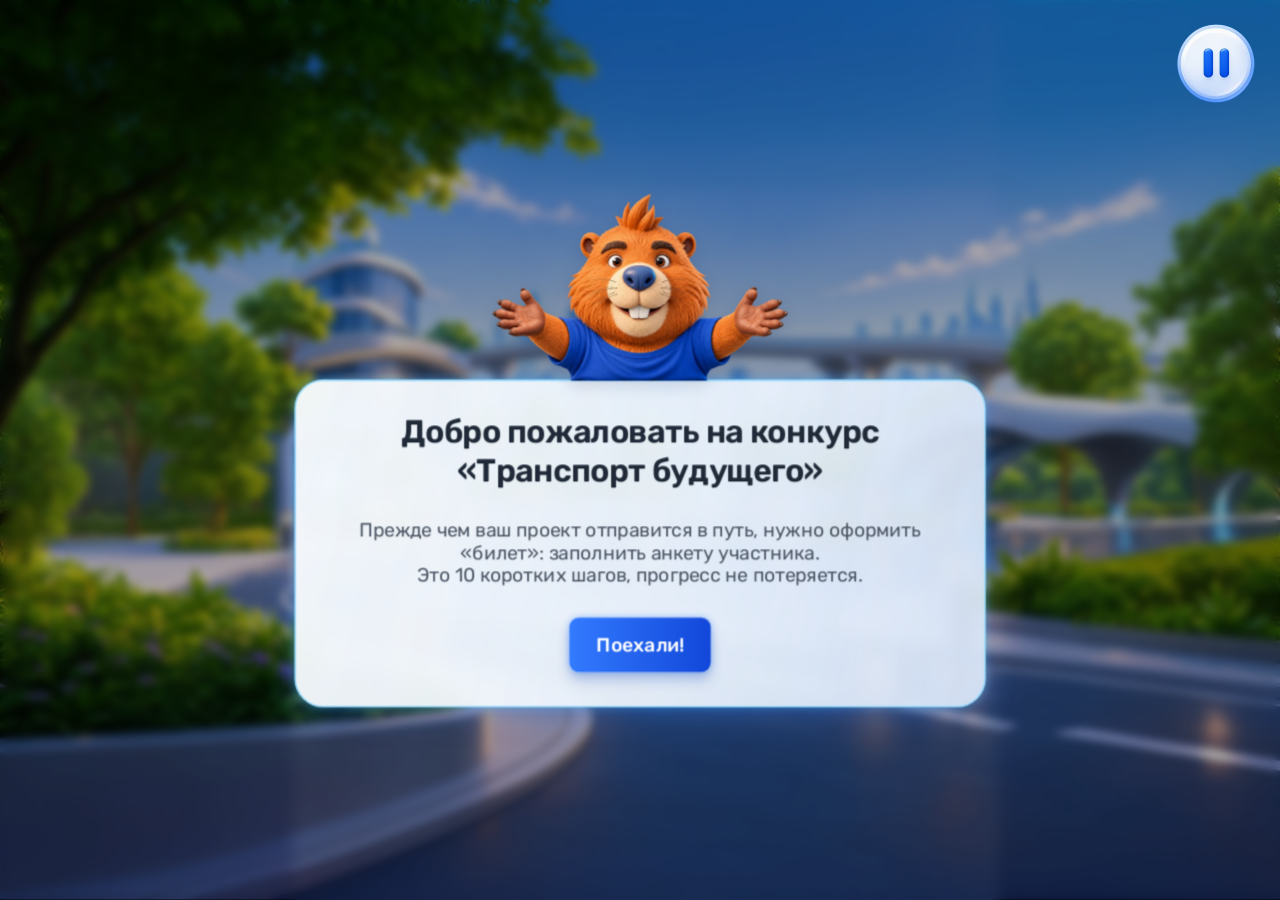
<file: index.html>
<!doctype html>
<html lang="ru">
<head>
<meta charset="utf-8">
<meta name="viewport" content="width=device-width, initial-scale=1, viewport-fit=cover">
<title>Регистрация участника · Транспорт будущего</title>
<link rel="icon" href="data:,">
<link rel="preconnect" href="https://fonts.googleapis.com">
<link rel="preconnect" href="https://fonts.gstatic.com" crossorigin>
<link href="https://fonts.googleapis.com/css2?family=Inter:wght@600&family=Rubik:ital,wght@0,400;0,500;0,600;0,700;1,500;1,600&display=swap" rel="stylesheet">
<link rel="stylesheet" href="form.css?v=46">
<link rel="preload" as="image" href="assets/form/btn-play.webp">
<link rel="preload" as="image" href="assets/background.webp?v=20261107b">
<link rel="modulepreload" href="vendor/three/build/three.module.min.js">
<link rel="modulepreload" href="vendor/three/build/three.core.min.js">
<style>
  *,*::before,*::after{box-sizing:border-box;margin:0;padding:0}
  html,body{height:100%}
  body{overflow:hidden;background:#cfe0f7}

  /* The stage keeps the picture's own aspect ratio (2800 x 1800) and covers the viewport.
     Background, 3D layer and cut-out layers share its coordinate space exactly.
     scene.js frames it per screen (which part of the picture stays in view);
     the CSS below is only the centred fallback before the script runs. */
  .viewport{position:fixed;inset:0;overflow:hidden}
  .stage{
    position:absolute;
    width:max(100vw, 100dvh * 2800 / 1800);
    aspect-ratio:2800 / 1800;
    left:50%;top:50%;transform:translate(-50%,-50%);
  }
  .stage.framed{transform:none}
  .stage > *{position:absolute;inset:0;width:100%;height:100%}
  .bg{background:url(assets/background.webp?v=20261107b) center/100% 100% no-repeat}
  canvas.world{display:block;pointer-events:none}
  .stage > .layer{inset:auto;pointer-events:none;z-index:2;visibility:hidden}
  .stage > .layer.placed{visibility:visible}   /* shown only once scene.js has put it in place */
  .bg{z-index:0} canvas.world{z-index:1}
  .stage > .layer.behind{z-index:0}   /* a layer the robot is currently in front of */
  .occ{background:url(assets/background.webp?v=20261107b) center/100% 100% no-repeat;pointer-events:none}
  .debug .occ{outline:2px solid #f0f;background-color:rgba(255,0,255,.15)}
</style>
</head>
<body>
<div class="viewport">
  <div class="stage" id="stage">
    <div class="bg" role="img" aria-label="Город будущего: эстакада, дорога, остановка и тоннель"></div>
    <canvas class="world" id="world"></canvas>
    <!-- Cut-out layers. data-x/y/w/h are in the ORIGINAL picture's pixels (1446 x 1087);
         scene.js places them inside the extended background. -->
    <!-- the arch (full length, with its second span), island, tree and lamp: traffic passes behind it -->
    <img class="layer" src="assets/arch-wide.webp" alt="" decoding="async" data-x="971" data-y="411" data-w="848.59" data-h="325.46">
    <!-- the station building: the monorail runs behind it. Cut at y 560 so the bench, bollards
         and stop below stay in the background and buses pass in front -->
    <img class="layer" src="assets/building.webp" alt="" decoding="async" data-x="0" data-y="68" data-w="375.25" data-h="492">
    <!-- right sidewalk: the flower planter and, in front of it, the lamp; the robot passes behind both -->
    <img class="layer" id="flowerLayer" src="assets/flower.webp" alt="" decoding="async" data-x="1369" data-y="726" data-w="77" data-h="168">
    <img class="layer" src="assets/lamp.webp" alt="" decoding="async" data-x="1332" data-y="737" data-w="45.08" data-h="185.31">
    <!-- the big tree on the right (wide background): the monorail and the flying car disappear behind it -->
    <img class="layer" src="assets/tree.webp" alt="" decoding="async" data-x="1436" data-y="-45.5" data-w="676.34" data-h="764.38">
    <!-- the bushes bed on the right (wide background): the robot comes in in front of it and leaves behind it -->
    <img class="layer" id="bushLayer" src="assets/bushes.webp" alt="" decoding="async" data-x="1363" data-y="678.5" data-w="749.25" data-h="245.75">

    <!-- occluders are injected here: copies of the picture clipped to things that stand in front of traffic -->
  </div>
</div>

<!-- ===== Registration form over the scene (Figma 189:19454) ===== -->
<div class="form-dim" aria-hidden="true"></div>
<button class="scene-pause" id="scenePause" type="button" aria-pressed="false" aria-label="Остановить анимацию фона"></button>


<!-- ===== Welcome screen (Figma 215:23430): shown first, «Поехали!» opens the form ===== -->
<div class="welcome-layer" id="welcome">
  <div class="welcome-scale">
    <section class="welcome" aria-labelledby="welcomeTitle">
      <div class="welcome__body">
        <h1 class="welcome__title" id="welcomeTitle">Добро пожаловать на&nbsp;конкурс «Транспорт будущего»</h1>
        <div class="welcome__text">
          <p>Прежде чем ваш проект отправится в&nbsp;путь, нужно оформить «билет»: заполнить анкету участника.</p>
          <p>Это 10&nbsp;коротких шагов, прогресс не&nbsp;потеряется.</p>
        </div>
        <button class="w-button w-button--big" type="button" id="welcomeGo">Поехали!</button>
      </div>
    </section>
    <img class="welcome__beaver" src="assets/form/beaver-welcome.webp" alt="Бобр Крутя, маскот конкурса, приветствует участника" width="372" height="248">
  </div>
</div>

<!-- ===== Profile form, step by step (Figma 215:23340: steps 01, 02, 03, 05, 06, 07) ===== -->
<div class="form-layer" id="formLayer" hidden>
  <div class="form-scale">
    <div class="wform" id="wform">
      <div class="wform__guide" aria-hidden="true">
        <p class="wform__bubble" id="guideText">Я&nbsp;– КРУТЯ, буду вашим проводником. Давайте знакомиться!</p>
        <img class="wform__beaver" id="guideImg" src="assets/form/beaver-form.webp" alt="" width="218" height="248">
      </div>
      <form class="wow-form" id="profileForm" novalidate autocomplete="on">
        <header class="wf-header">
          <div class="wf-copy">
            <p class="wf-eyebrow">РЕГИСТРАЦИЯ УЧАСТНИКА</p>
            <h1 class="wf-title">Профиль участника</h1>
            <p class="wf-subtitle">Заполните основные данные</p>
          </div>
          <div class="wf-header__side">
            <div class="wf-step" id="stepBadge">
              <span class="wf-step__num" id="stepNum">01</span>
              <span class="wf-step__total">из 10</span>
            </div>
            <button class="wf-logout" type="button" id="logoutBtn">Выйти</button>
          </div>
        </header>

        <ol class="wf-progress" id="progress" aria-label="Шаги анкеты"><li class="wf-stop"></li><li class="wf-stop"></li><li class="wf-stop"></li><li class="wf-stop"></li><li class="wf-stop"></li><li class="wf-stop"></li><li class="wf-stop"></li><li class="wf-stop"></li><li class="wf-stop"></li><li class="wf-stop"></li></ol>

        <!-- ===== account: sign up or sign in (before the profile) ===== -->
        <section class="wf-panel au-panel" data-step="auth" hidden aria-labelledby="auTitle">
          <p class="wf-eyebrow">КАБИНЕТ УЧАСТНИКА</p>
          <h2 class="au-title" id="auTitle">Создайте кабинет</h2>
          <div class="au-tabs" role="tablist">
            <button type="button" role="tab" class="is-on" data-mode="signup" aria-selected="true">Я здесь впервые</button>
            <button type="button" role="tab" data-mode="login" aria-selected="false">У меня есть кабинет</button>
          </div>
          <div class="au-grid">
            <div class="au-field">
              <label class="wf-label" for="au-email">Электронная почта</label>
              <div class="wf-input"><input id="au-email" type="email" inputmode="email" autocomplete="email" placeholder="name@mail.ru"></div>
              <p class="au-hint" data-typo hidden>Возможно, вы имели в виду <button type="button" class="au-link" data-fix></button>?</p>
            </div>
            <div class="au-field">
              <label class="wf-label" for="au-pass">Пароль</label>
              <div class="wf-input au-pass"><input id="au-pass" type="password" autocomplete="new-password" placeholder="Не менее 8 символов"><button class="au-eye" type="button" aria-label="Показать пароль" aria-pressed="false"><svg viewBox="0 0 24 24" fill="none" stroke="currentColor" stroke-width="1.8" aria-hidden="true"><path d="M2 12s3.6-7 10-7 10 7 10 7-3.6 7-10 7S2 12 2 12z"/><circle cx="12" cy="12" r="3"/></svg></button></div>
              <div class="au-under"><ul class="au-rules" aria-live="polite"><li data-rule="len">8 символов</li><li data-rule="mix">буквы и цифры</li></ul><button type="button" class="au-link" id="auForgot" hidden>Забыли пароль?</button></div>
            </div>
          </div>
          <button class="w-button au-go" type="button" id="auGo" disabled><span id="auGoText">Создать кабинет</span><span class="w-button__circle"><img class="w-arrow-on" src="assets/form/icon-arrow-blue.svg" alt="" width="20" height="20"><img class="w-arrow-off" src="assets/form/icon-arrow-disabled.svg" alt="" width="20" height="20"></span></button>
          <p class="au-note">Демоверсия: письма не отправляются, пароль нигде не сохраняется.</p>
        </section>

        <!-- ===== email confirmation: 6-digit code ===== -->
        <section class="wf-panel au-panel" data-step="verify" hidden aria-labelledby="vrTitle">
          <p class="wf-eyebrow" id="vrEyebrow">ПОДТВЕРЖДЕНИЕ ПОЧТЫ</p>
          <h2 class="au-title" id="vrTitle">Проверьте почту</h2>
          <p class="au-sub">Мы отправили код на <b id="vrEmail"></b> · <button type="button" class="au-link" id="vrChange">изменить</button></p>
          <div class="au-code" id="vrCode" role="group" aria-label="Код из письма, 6 цифр">
            <input inputmode="numeric" autocomplete="one-time-code" maxlength="6" aria-label="Цифра 1"><input inputmode="numeric" maxlength="1" aria-label="Цифра 2"><input inputmode="numeric" maxlength="1" aria-label="Цифра 3"><input inputmode="numeric" maxlength="1" aria-label="Цифра 4"><input inputmode="numeric" maxlength="1" aria-label="Цифра 5"><input inputmode="numeric" maxlength="1" aria-label="Цифра 6">
          </div>
          <p class="au-status" id="vrStatus" aria-live="polite"></p>
          <p class="au-note au-resend"><span id="vrTimer"></span><button type="button" class="au-link" id="vrResend" hidden>Отправить код ещё раз</button><br>Нет письма? Загляните в&nbsp;«Спам».</p>
          <p class="au-note">Демоверсия: письма не отправляются, введите код <b>123456</b>.</p>
        </section>

        <!-- ===== forgot password ===== -->
        <section class="wf-panel au-panel" data-step="forgot" hidden aria-labelledby="fgTitle">
          <p class="wf-eyebrow">ВОССТАНОВЛЕНИЕ ДОСТУПА</p>
          <h2 class="au-title" id="fgTitle">Забыли пароль?</h2>
          <p class="au-sub">Укажите почту кабинета: пришлём код, и вы зададите новый пароль.</p>
          <div class="au-field">
            <label class="wf-label" for="fg-email">Электронная почта</label>
            <div class="wf-input"><input id="fg-email" type="email" inputmode="email" autocomplete="email" placeholder="name@mail.ru"></div>
            <p class="au-hint" data-typo hidden>Возможно, вы имели в виду <button type="button" class="au-link" data-fix></button>?</p>
          </div>
          <button class="w-button au-go" type="button" id="fgGo" disabled><span>Отправить код</span><span class="w-button__circle"><img class="w-arrow-on" src="assets/form/icon-arrow-blue.svg" alt="" width="20" height="20"><img class="w-arrow-off" src="assets/form/icon-arrow-disabled.svg" alt="" width="20" height="20"></span></button>
          <button type="button" class="au-link au-back" id="fgBack">← Вернуться ко входу</button>
        </section>

        <!-- ===== new password after the code ===== -->
        <section class="wf-panel au-panel" data-step="newpass" hidden aria-labelledby="npTitle">
          <p class="wf-eyebrow">ВОССТАНОВЛЕНИЕ ДОСТУПА</p>
          <h2 class="au-title" id="npTitle">Новый пароль</h2>
          <div class="au-field">
            <label class="wf-label" for="np-pass">Пароль</label>
            <div class="wf-input au-pass"><input id="np-pass" type="password" autocomplete="new-password" placeholder="Не менее 8 символов"><button class="au-eye" type="button" aria-label="Показать пароль" aria-pressed="false"><svg viewBox="0 0 24 24" fill="none" stroke="currentColor" stroke-width="1.8" aria-hidden="true"><path d="M2 12s3.6-7 10-7 10 7 10 7-3.6 7-10 7S2 12 2 12z"/><circle cx="12" cy="12" r="3"/></svg></button></div>
            <div class="au-under"><ul class="au-rules" aria-live="polite"><li data-rule="len">8 символов</li><li data-rule="mix">буквы и цифры</li></ul></div>
          </div>
          <button class="w-button au-go" type="button" id="npGo" disabled><span>Сохранить и продолжить</span><span class="w-button__circle"><img class="w-arrow-on" src="assets/form/icon-arrow-blue.svg" alt="" width="20" height="20"><img class="w-arrow-off" src="assets/form/icon-arrow-disabled.svg" alt="" width="20" height="20"></span></button>
        </section>

        <!-- 01 · personal data -->
        <fieldset class="wf-panel" data-step="1">
          <legend class="wf-section">Личные данные</legend>
          <div class="wf-grid">
            <div class="wf-field" data-required>
              <label class="wf-label" for="f-name">Имя<span class="wf-req" aria-hidden="true">*</span></label>
              <div class="wf-input"><input id="f-name" name="name" type="text" placeholder="Введите имя" autocomplete="given-name" required><img class="wf-icon wf-icon--valid" src="assets/form/icon-valid.svg" alt="" width="20" height="20"></div>
            </div>
            <div class="wf-field">
              <label class="wf-label" for="f-patronymic">Отчество</label>
              <div class="wf-input"><input id="f-patronymic" name="patronymic" type="text" placeholder="Введите отчество" autocomplete="additional-name"><img class="wf-icon wf-icon--valid" src="assets/form/icon-valid.svg" alt="" width="20" height="20"></div>
            </div>
            <div class="wf-field" data-required>
              <label class="wf-label" for="f-surname">Фамилия<span class="wf-req" aria-hidden="true">*</span></label>
              <div class="wf-input"><input id="f-surname" name="surname" type="text" placeholder="Введите фамилию" autocomplete="family-name" required><img class="wf-icon wf-icon--valid" src="assets/form/icon-valid.svg" alt="" width="20" height="20"></div>
            </div>
            <div class="wf-field" data-required data-kind="date">
              <label class="wf-label" for="f-birth">Дата рождения<span class="wf-req" aria-hidden="true">*</span></label>
              <div class="wf-input"><input id="f-birth" name="birth" type="text" inputmode="numeric" maxlength="10" placeholder="ДД.ММ.ГГГГ" autocomplete="bday" required><img class="wf-icon wf-icon--valid" src="assets/form/icon-valid.svg" alt="" width="20" height="20"></div>
            </div>
          </div>
        </fieldset>

        <!-- 02 · citizenship -->
        <fieldset class="wf-panel" data-step="2" hidden>
          <legend class="wf-section">Гражданство</legend>
          <div class="wf-choices wf-field" data-required data-kind="radio">
            <label class="wf-choice">
              <input type="radio" name="citizenship" value="ru">
              <span class="wf-choice__icon"><img src="assets/form/flag-ru.svg" alt="" width="41" height="41"></span>
              <span class="wf-choice__title">Россия</span>
              <span class="wf-choice__note">Для идентификации нужен СНИЛС</span>
            </label>
            <label class="wf-choice">
              <input type="radio" name="citizenship" value="other">
              <span class="wf-choice__icon wf-choice__icon--q"><img src="assets/form/icon-question.svg" alt="" width="24" height="24"></span>
              <span class="wf-choice__title">Другое гражданство</span>
              <span class="wf-choice__note">Укажите страну на следующем шаге</span>
            </label>
          </div>
        </fieldset>

        <!-- 03 · SNILS (citizens of Russia) -->
        <fieldset class="wf-panel" data-step="3a" hidden>
          <legend class="wf-section">Гражданство</legend>
          <p class="wf-hint">Укажите СНИЛС</p>
            <div class="wf-field" data-required data-kind="snils">
              <label class="wf-label" for="f-snils">СНИЛС<span class="wf-req" aria-hidden="true">*</span></label>
              <div class="wf-input"><input id="f-snils" name="snils" type="text" inputmode="numeric" maxlength="14" placeholder="000-000-000-00" autocomplete="off" required><img class="wf-icon wf-icon--valid" src="assets/form/icon-valid.svg" alt="" width="20" height="20"></div>
            </div>
        </fieldset>

        <!-- 03 · country of citizenship (other citizenship) -->
        <fieldset class="wf-panel" data-step="3b" hidden>
          <legend class="wf-section">Гражданство</legend>
          <p class="wf-hint">Укажите страну гражданства</p>
            <div class="wf-field" data-required>
              <label class="wf-label" for="f-country">Страна гражданства<span class="wf-req" aria-hidden="true">*</span></label>
              <div class="wf-input wf-combo"><input id="f-country" name="citizenshipCountry" type="text" role="combobox" aria-autocomplete="list" aria-expanded="false" aria-controls="countryOptions" placeholder="Введите страну" autocomplete="off" required><button class="wf-combo__toggle" type="button" tabindex="-1" aria-label="Открыть список стран"></button><ul class="wf-combo__list" id="countryOptions" role="listbox" hidden></ul></div>
            </div>
        </fieldset>

        <!-- 05 · where you study -->
        <fieldset class="wf-panel" data-step="5" hidden>
          <legend class="wf-section">Где вы учитесь?</legend>
          <div class="wf-grid">
            <div class="wf-field" data-required data-kind="select">
              <label class="wf-label" for="f-orgtype">Тип организации<span class="wf-req" aria-hidden="true">*</span></label>
              <div class="wf-input wf-input--select"><select id="f-orgtype" name="orgType" required><option value="" disabled selected hidden>Не выбрано</option><option>Школа</option><option>Колледж или техникум</option><option>Вуз</option><option>Другое</option></select></div>
            </div>
            <div class="wf-field" data-required data-kind="select">
              <label class="wf-label" for="f-grade"><span id="gradeLabel">Класс или курс</span><span class="wf-req" aria-hidden="true">*</span></label>
              <div class="wf-input wf-input--select"><select id="f-grade" name="grade" required><option value="" disabled selected hidden>Не выбрано</option><option>1 класс</option><option>2 класс</option><option>3 класс</option><option>4 класс</option><option>5 класс</option><option>6 класс</option><option>7 класс</option><option>8 класс</option><option>9 класс</option><option>10 класс</option><option>11 класс</option><option>1 курс</option><option>2 курс</option><option>3 курс</option><option>4 курс</option><option>5 курс</option><option>6 курс</option><option>Магистратура</option><option>Аспирантура</option></select></div>
            </div>
            <div class="wf-field wf-field--wide" data-required data-short="Полное название">
              <label class="wf-label" for="f-school">Название места учебы<span class="wf-req" aria-hidden="true">*</span></label>
              <div class="wf-input"><input id="f-school" name="school" type="text" placeholder="Введите полное название места учебы" autocomplete="organization" required><img class="wf-icon wf-icon--valid" src="assets/form/icon-valid.svg" alt="" width="20" height="20"></div>
            </div>
          </div>
        </fieldset>

        <!-- 06 · country of study -->
        <fieldset class="wf-panel" data-step="6" hidden>
          <legend class="wf-section">Страна места учебы</legend>
          <div class="wf-grid">
            <div class="wf-field" data-required data-kind="select">
              <label class="wf-label" for="f-studycountry">Страна<span class="wf-req" aria-hidden="true">*</span></label>
              <div class="wf-input wf-input--select"><select id="f-studycountry" name="studyCountry" required><option value="" disabled selected hidden>Не выбрано</option><option>Россия</option><option>Беларусь</option><option>Казахстан</option><option>Узбекистан</option><option>Кыргызстан</option><option>Таджикистан</option><option>Туркменистан</option><option>Армения</option><option>Азербайджан</option><option>Грузия</option><option>Молдова</option><option>Монголия</option><option>Китай</option><option>Индия</option><option>Вьетнам</option><option>Турция</option><option>Египет</option><option>Другая страна</option></select></div>
            </div>
            <div class="wf-field" data-required data-kind="select">
              <label class="wf-label" for="f-settletype">Тип населенного пункта<span class="wf-req" aria-hidden="true">*</span></label>
              <div class="wf-input wf-input--select"><select id="f-settletype" name="settlementType" required><option value="" disabled selected hidden>Не выбрано</option><option>Город</option><option>Посёлок городского типа</option><option>Посёлок</option><option>Село или деревня</option><option>Другое</option></select></div>
            </div>
            <div class="wf-field wf-field--wide" data-required data-short="Полное название">
              <label class="wf-label" for="f-settlement">Название населенного пункта<span class="wf-req" aria-hidden="true">*</span></label>
              <div class="wf-input"><input id="f-settlement" name="settlement" type="text" placeholder="Введите полное название населенного пункта" autocomplete="address-level2" required><img class="wf-icon wf-icon--valid" src="assets/form/icon-valid.svg" alt="" width="20" height="20"></div>
            </div>
          </div>
        </fieldset>

        <!-- 07 · contact phone -->
        <fieldset class="wf-panel" data-step="7" hidden>
          <legend class="wf-section">Телефон для связи</legend>
          <div class="wf-choices wf-choices--row wf-field" data-required data-kind="radio">
            <label class="wf-choice wf-choice--row"><input type="radio" name="phoneOwner" value="self"><span class="wf-radio"></span><span class="wf-choice__title">Мой телефон</span></label>
            <label class="wf-choice wf-choice--row"><input type="radio" name="phoneOwner" value="representative"><span class="wf-radio"></span><span class="wf-choice__title">Телефон представителя</span></label>
          </div>
          <div class="wf-phone">
            <div class="wf-field wf-field--code" data-required data-kind="select">
              <label class="wf-label" for="f-code">Код страны<span class="wf-req" aria-hidden="true">*</span></label>
              <div class="wf-input wf-input--select wf-input--code is-ru"><select id="f-code" name="phoneCode" required><option value="+7">+7</option><option value="+375">+375</option><option value="+998">+998</option><option value="+996">+996</option><option value="+992">+992</option><option value="+993">+993</option><option value="+374">+374</option><option value="+994">+994</option><option value="+995">+995</option><option value="+373">+373</option><option value="+976">+976</option><option value="+86">+86</option><option value="+91">+91</option><option value="+84">+84</option><option value="+90">+90</option><option value="+20">+20</option></select></div>
            </div>
            <div class="wf-field" data-required data-kind="phone">
              <label class="wf-label" for="f-phone">Телефон<span class="wf-req" aria-hidden="true">*</span></label>
              <div class="wf-input"><input id="f-phone" name="phone" type="tel" inputmode="tel" maxlength="16" placeholder="999-999-99-99" autocomplete="tel-national" required><img class="wf-icon wf-icon--valid" src="assets/form/icon-valid.svg" alt="" width="20" height="20"></div>
            </div>
            <div class="wf-field wf-field--rep" data-required data-rep hidden>
              <label class="wf-label" for="f-repname">ФИО представителя<span class="wf-req" aria-hidden="true">*</span></label>
              <div class="wf-input"><input id="f-repname" name="repName" type="text" placeholder="Введите ФИО представителя" autocomplete="off" required><img class="wf-icon wf-icon--valid" src="assets/form/icon-valid.svg" alt="" width="20" height="20"></div>
            </div>
          </div>
        </fieldset>

        <!-- 08 · postal address -->
        <fieldset class="wf-panel" data-step="8" hidden>
          <legend class="wf-section">Почтовые отправления</legend>
          <div class="wf-grid">
            <div class="wf-field" data-required data-kind="name">
              <label class="wf-label" for="f-recipient">Получатель<span class="wf-req" aria-hidden="true">*</span></label>
              <div class="wf-input"><input id="f-recipient" name="recipient" type="text" placeholder="Введите ФИО получателя" autocomplete="name" required><img class="wf-icon wf-icon--valid" src="assets/form/icon-valid.svg" alt="" width="20" height="20"></div>
            </div>
            <div class="wf-field" data-required data-kind="zip">
              <label class="wf-label" for="f-zip">Индекс<span class="wf-req" aria-hidden="true">*</span></label>
              <div class="wf-input"><input id="f-zip" name="zip" type="text" inputmode="numeric" maxlength="7" placeholder="000-000" autocomplete="postal-code" required><img class="wf-icon wf-icon--valid" src="assets/form/icon-valid.svg" alt="" width="20" height="20"></div>
            </div>
            <div class="wf-field wf-field--wide" data-required>
              <label class="wf-label" for="f-address">Адрес<span class="wf-req" aria-hidden="true">*</span></label>
              <div class="wf-input"><input id="f-address" name="address" type="text" placeholder="Введите полный адрес" autocomplete="street-address" required><img class="wf-icon wf-icon--valid" src="assets/form/icon-valid.svg" alt="" width="20" height="20"></div>
            </div>
          </div>
        </fieldset>

        <!-- 09 · consents (texts come from the organisers) -->
        <fieldset class="wf-panel wf-panel--consent" data-step="9" hidden>
          <legend class="wf-section">Согласия</legend>
          <button class="s-button" type="button" id="consentOpen">
            <img src="assets/form/icon-draft.svg" alt="" width="24" height="24">
            <span>Прочитать образцы</span>
            <img src="assets/form/icon-arrow-up-right.svg" alt="" width="24" height="24">
          </button>
          <div class="wf-field wf-check" data-required data-kind="check">
            <label class="wf-check__row"><input type="checkbox" name="consentRead" value="yes"><span class="wf-check__box"></span><span>Ознакомлен(а) с&nbsp;образцом согласия</span></label>
          </div>
        </fieldset>

        <!-- 10 · review -->
        <fieldset class="wf-panel" data-step="10" hidden>
          <legend class="wf-section">Проверьте заполненные данные</legend>
          <ul class="wf-review">
            <li><button class="wf-review__item" type="button" data-goto="1" data-review="personal"><span class="wf-review__text"><span class="wf-review__label">Личные данные</span><span class="wf-review__value"></span></span><img src="assets/form/icon-chevron-right.svg" alt="" width="24" height="24"></button></li>
            <li><button class="wf-review__item" type="button" data-goto="2" data-review="citizenship"><span class="wf-review__text"><span class="wf-review__label">Гражданство</span><span class="wf-review__value"></span></span><img src="assets/form/icon-chevron-right.svg" alt="" width="24" height="24"></button></li>
            <li><button class="wf-review__item" type="button" data-goto="3" data-review="snils"><span class="wf-review__text"><span class="wf-review__label">СНИЛС</span><span class="wf-review__value"></span></span><img src="assets/form/icon-chevron-right.svg" alt="" width="24" height="24"></button></li>
            <li><button class="wf-review__item" type="button" data-goto="5" data-review="study"><span class="wf-review__text"><span class="wf-review__label">Место учебы</span><span class="wf-review__value"></span></span><img src="assets/form/icon-chevron-right.svg" alt="" width="24" height="24"></button></li>
            <li><button class="wf-review__item" type="button" data-goto="7" data-review="phone"><span class="wf-review__text"><span class="wf-review__label">Телефон</span><span class="wf-review__value"></span></span><img src="assets/form/icon-chevron-right.svg" alt="" width="24" height="24"></button></li>
            <li><button class="wf-review__item" type="button" data-goto="8" data-review="mail"><span class="wf-review__text"><span class="wf-review__label">Почтовые отправления</span><span class="wf-review__value"></span></span><img src="assets/form/icon-chevron-right.svg" alt="" width="24" height="24"></button></li>
            <li><button class="wf-review__item" type="button" data-goto="9" data-review="consent"><span class="wf-review__text"><span class="wf-review__label">Согласия</span><span class="wf-review__value"></span></span><img src="assets/form/icon-chevron-right.svg" alt="" width="24" height="24"></button></li>
          </ul>
        </fieldset>

        <!-- after «Все верно»: the project draft (Figma 220:24869) -->
        <section class="wf-panel wf-project" data-step="done" hidden aria-labelledby="projectTitle">
          <button class="wf-project__back" type="button" id="projectBack"><img src="assets/form/icon-arrow-left.svg" alt="" width="20" height="20">Назад к анкете</button>
          <div class="wf-project__row">
            <div class="wf-project__copy">
              <h2 class="wf-project__title" id="projectTitle">Создайте проект</h2>
              <p class="wf-project__lead">4&nbsp;шага до готовой заявки. Не&nbsp;обязательно заполнять всё сразу: начните с&nbsp;формата и&nbsp;темы, а&nbsp;остальное добавите позже.</p>
              <p class="wf-project__note">Прогресс сохраняется автоматически.</p>
            </div>
            <button class="w-button wf-project__go" type="button" id="projectStart"><span>Начать</span><span class="w-button__circle"><img src="assets/form/icon-arrow-blue.svg" alt="" width="20" height="20"></span></button>
          </div>
        </section>

        <footer class="wf-footer">
          <button class="b-button" type="button" id="backBtn" hidden>
            <span class="b-button__circle"><img src="assets/form/icon-arrow-left.svg" alt="" width="20" height="20"></span>
            <span>Назад</span>
          </button>
          <button class="w-button" type="submit">
            <span class="wf-button__label">Далее</span>
            <span class="w-button__circle"><img class="w-arrow-on" src="assets/form/icon-arrow-blue.svg" alt="" width="20" height="20"><img class="w-arrow-off" src="assets/form/icon-arrow-disabled.svg" alt="" width="20" height="20"></span>
          </button>
        </footer>
      </form>
    </div>
  </div>
</div>

<dialog class="consent-dlg" id="consentDlg" aria-labelledby="consentTitle">
  <h2 id="consentTitle">Образцы согласий</h2>
  <p>Здесь будут утверждённые тексты согласия на&nbsp;обработку персональных данных: отдельно для совершеннолетних участников и&nbsp;для законных представителей несовершеннолетних.</p>
  <p class="consent-dlg__note">Тексты пока не&nbsp;утверждены организатором.</p>
  <form method="dialog"><button class="w-button" type="submit"><span>Понятно</span></button></form>
</dialog>

<script type="importmap">
{"imports":{
  "three":"./vendor/three/build/three.module.min.js",
  "three/addons/":"./vendor/three/examples/jsm/"
}}
</script>
<script type="module" src="scene.js?v=form4"></script>
<script src="form.js?v=26" defer></script>
<script type="module" src="krutya3d.js?v=4"></script>
</body>
</html>
</file>
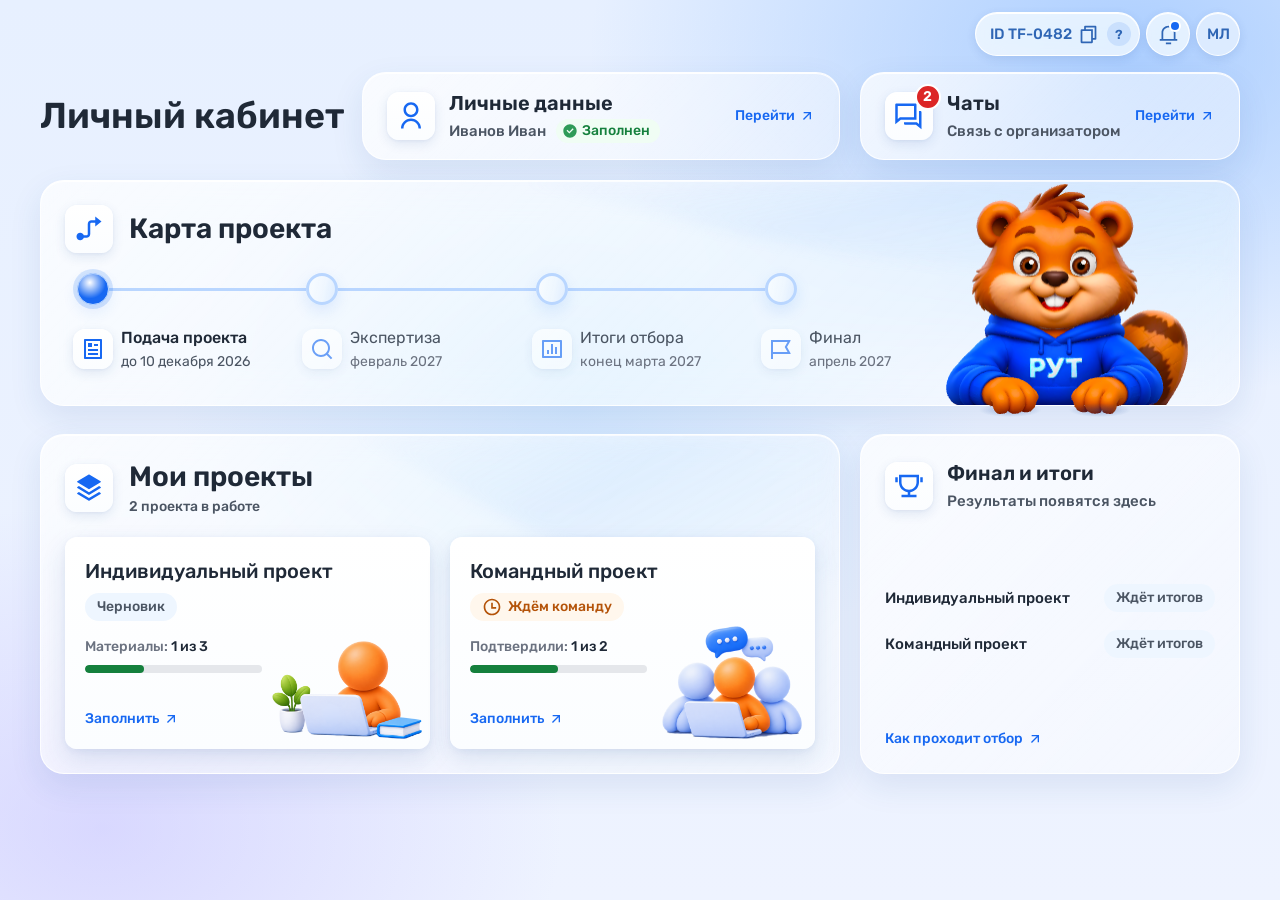
<file: cabinet.html>
<!doctype html>
<html lang="ru">
<head>
<meta charset="utf-8">
<meta name="viewport" content="width=device-width, initial-scale=1, viewport-fit=cover">
<title>Личный кабинет · Транспорт будущего</title>
<link rel="icon" href="data:,">
<link rel="preconnect" href="https://fonts.googleapis.com">
<link rel="preconnect" href="https://fonts.gstatic.com" crossorigin>
<link href="https://fonts.googleapis.com/css2?family=Rubik:wght@400;500;600&display=swap" rel="stylesheet">
<link rel="stylesheet" href="cabinet.css?v=45">
</head>
<body>
<svg class="sprite" aria-hidden="true">
  <symbol id="i-user" viewBox="0 0 24 24"><path d="M4 22C4 17.5817 7.58172 14 12 14C16.4183 14 20 17.5817 20 22H18C18 18.6863 15.3137 16 12 16C8.68629 16 6 18.6863 6 22H4ZM12 13C8.685 13 6 10.315 6 7C6 3.685 8.685 1 12 1C15.315 1 18 3.685 18 7C18 10.315 15.315 13 12 13ZM12 11C14.21 11 16 9.21 16 7C16 4.79 14.21 3 12 3C9.79 3 8 4.79 8 7C8 9.21 9.79 11 12 11Z"/></symbol>
  <symbol id="i-group" viewBox="0 0 24 24"><path d="M2 22C2 17.5817 5.58172 14 10 14C14.4183 14 18 17.5817 18 22H16C16 18.6863 13.3137 16 10 16C6.68629 16 4 18.6863 4 22H2ZM10 13C6.685 13 4 10.315 4 7C4 3.685 6.685 1 10 1C13.315 1 16 3.685 16 7C16 10.315 13.315 13 10 13ZM10 11C12.21 11 14 9.21 14 7C14 4.79 12.21 3 10 3C7.79 3 6 4.79 6 7C6 9.21 7.79 11 10 11ZM18.2837 14.7028C21.0644 15.9561 23 18.752 23 22H21C21 19.564 19.5483 17.4671 17.4628 16.5271L18.2837 14.7028ZM17.5962 3.41321C19.5944 4.23703 21 6.20361 21 8.5C21 11.3702 18.8042 13.7252 16 13.9776V11.9646C17.6967 11.7222 19 10.264 19 8.5C19 7.11935 18.2016 5.92603 17.041 5.35635L17.5962 3.41321Z"/></symbol>
  <symbol id="i-team" viewBox="0 0 24 24"><path d="M12 11C14.7614 11 17 13.2386 17 16V22H15V16C15 14.4023 13.7511 13.0963 12.1763 13.0051L12 13C10.4023 13 9.09634 14.2489 9.00509 15.8237L9 16V22H7V16C7 13.2386 9.23858 11 12 11ZM5.5 14C5.77885 14 6.05009 14.0326 6.3101 14.0942C6.14202 14.594 6.03873 15.122 6.00896 15.6693L6 16L6.0007 16.0856C5.88757 16.0456 5.76821 16.0187 5.64446 16.0069L5.5 16C4.7203 16 4.07955 16.5949 4.00687 17.3555L4 17.5V22H2V17.5C2 15.567 3.567 14 5.5 14ZM18.5 14C20.433 14 22 15.567 22 17.5V22H20V17.5C20 16.7203 19.4051 16.0796 18.6445 16.0069L18.5 16C18.3248 16 18.1566 16.03 18.0003 16.0852L18 16C18 15.3343 17.8916 14.694 17.6915 14.0956C17.9499 14.0326 18.2211 14 18.5 14ZM5.5 8C6.88071 8 8 9.11929 8 10.5C8 11.8807 6.88071 13 5.5 13C4.11929 13 3 11.8807 3 10.5C3 9.11929 4.11929 8 5.5 8ZM18.5 8C19.8807 8 21 9.11929 21 10.5C21 11.8807 19.8807 13 18.5 13C17.1193 13 16 11.8807 16 10.5C16 9.11929 17.1193 8 18.5 8ZM5.5 10C5.22386 10 5 10.2239 5 10.5C5 10.7761 5.22386 11 5.5 11C5.77614 11 6 10.7761 6 10.5C6 10.2239 5.77614 10 5.5 10ZM18.5 10C18.2239 10 18 10.2239 18 10.5C18 10.7761 18.2239 11 18.5 11C18.7761 11 19 10.7761 19 10.5C19 10.2239 18.7761 10 18.5 10ZM12 2C14.2091 2 16 3.79086 16 6C16 8.20914 14.2091 10 12 10C9.79086 10 8 8.20914 8 6C8 3.79086 9.79086 2 12 2ZM12 4C10.8954 4 10 4.89543 10 6C10 7.10457 10.8954 8 12 8C13.1046 8 14 7.10457 14 6C14 4.89543 13.1046 4 12 4Z"/></symbol>
  <symbol id="i-chats" viewBox="0 0 24 24"><path d="M5.45455 15L1 18.5V3C1 2.44772 1.44772 2 2 2H17C17.5523 2 18 2.44772 18 3V15H5.45455ZM4.76282 13H16V4H3V14.3851L4.76282 13ZM8 17H18.2372L20 18.3851V8H21C21.5523 8 22 8.44772 22 9V22.5L17.5455 19H9C8.44772 19 8 18.5523 8 18V17Z"/></symbol>
  <symbol id="i-trophy" viewBox="0 0 24 24"><path d="M13.0049 16.9409V19.0027H18.0049V21.0027H6.00488V19.0027H11.0049V16.9409C7.05857 16.4488 4.00488 13.0824 4.00488 9.00275V3.00275H20.0049V9.00275C20.0049 13.0824 16.9512 16.4488 13.0049 16.9409ZM6.00488 5.00275V9.00275C6.00488 12.3165 8.69117 15.0027 12.0049 15.0027C15.3186 15.0027 18.0049 12.3165 18.0049 9.00275V5.00275H6.00488ZM1.00488 5.00275H3.00488V9.00275H1.00488V5.00275ZM21.0049 5.00275H23.0049V9.00275H21.0049V5.00275Z"/></symbol>
  <symbol id="i-calendar" viewBox="0 0 24 24"><path d="M9 1V3H15V1H17V3H21C21.5523 3 22 3.44772 22 4V20C22 20.5523 21.5523 21 21 21H3C2.44772 21 2 20.5523 2 20V4C2 3.44772 2.44772 3 3 3H7V1H9ZM20 11H4V19H20V11ZM7 5H4V9H20V5H17V7H15V5H9V7H7V5Z"/></symbol>
  <symbol id="i-chevron" viewBox="0 0 24 24"><path d="M13.1717 12.0007L8.22192 7.05093L9.63614 5.63672L16.0001 12.0007L9.63614 18.3646L8.22192 16.9504L13.1717 12.0007Z"/></symbol>
  <symbol id="i-arrow-up" viewBox="0 0 24 24"><path d="M16.0037 9.41421L7.39712 18.0208L5.98291 16.6066L14.5895 8H7.00373V6H18.0037V17H16.0037V9.41421Z"/></symbol>
  <symbol id="i-arrow" viewBox="0 0 24 24"><path d="M16.1716 10.9999L10.8076 5.63589L12.2218 4.22168L20 11.9999L12.2218 19.778L10.8076 18.3638L16.1716 12.9999H4V10.9999H16.1716Z"/></symbol>
  <symbol id="i-mail" viewBox="0 0 24 24"><path d="M3 3H21C21.5523 3 22 3.44772 22 4V20C22 20.5523 21.5523 21 21 21H3C2.44772 21 2 20.5523 2 20V4C2 3.44772 2.44772 3 3 3ZM20 7.23792L12.0718 14.338L4 7.21594V19H20V7.23792ZM4.51146 5L12.0619 11.662L19.501 5H4.51146Z"/></symbol>
  <symbol id="i-slides" viewBox="0 0 24 24"><path d="M13 21V23H11V21H3C2.44772 21 2 20.5523 2 20V6H22V20C22 20.5523 21.5523 21 21 21H13ZM4 19H20V8H4V19ZM13 10H18V12H13V10ZM13 14H18V16H13V14ZM9 10V13H12C12 14.6569 10.6569 16 9 16C7.34315 16 6 14.6569 6 13C6 11.3431 7.34315 10 9 10ZM2 3H22V5H2V3Z"/></symbol>
  <symbol id="i-note" viewBox="0 0 24 24"><path d="M21 8V20.9932C21 21.5501 20.5552 22 20.0066 22H3.9934C3.44495 22 3 21.556 3 21.0082V2.9918C3 2.45531 3.4487 2 4.00221 2H14.9968L21 8ZM19 9H14V4H5V20H19V9ZM8 7H11V9H8V7ZM8 11H16V13H8V11ZM8 15H16V17H8V15Z"/></symbol>
  <symbol id="i-video" viewBox="0 0 24 24"><path d="M17 9.2L22.2133 5.55071C22.4395 5.39235 22.7513 5.44737 22.9096 5.6736C22.9684 5.75764 23 5.85774 23 5.96033V18.0397C23 18.3158 22.7761 18.5397 22.5 18.5397C22.3974 18.5397 22.2973 18.5081 22.2133 18.4493L17 14.8V19C17 19.5523 16.5523 20 16 20H2C1.44772 20 1 19.5523 1 19V5C1 4.44772 1.44772 4 2 4H16C16.5523 4 17 4.44772 17 5V9.2ZM17 12.3587L21 15.1587V8.84131L17 11.6413V12.3587ZM3 6V18H15V6H3Z"/></symbol>
  <symbol id="i-done" viewBox="0 0 24 24"><path d="M12 22C17.5228 22 22 17.5228 22 12C22 6.47715 17.5228 2 12 2C6.47715 2 2 6.47715 2 12C2 17.5228 6.47715 22 12 22ZM17.4571 9.45711L11 15.9142L6.79289 11.7071L8.20711 10.2929L11 13.0858L16.0429 8.04289L17.4571 9.45711Z"/></symbol>
  <symbol id="i-empty" viewBox="0 0 24 24"><path d="M12.668 19.9727C13.2181 19.9275 13.7005 20.3366 13.7461 20.8867C13.7915 21.4371 13.3824 21.9204 12.832 21.9658C12.5575 21.9885 12.28 22 12 22C11.72 22 11.4425 21.9885 11.168 21.9658C10.6176 21.9204 10.2085 21.4371 10.2539 20.8867C10.2995 20.3366 10.7819 19.9275 11.332 19.9727C11.552 19.9908 11.775 20 12 20C12.225 20 12.448 19.9908 12.668 19.9727ZM6.0459 18.8223C6.3613 18.3691 6.98419 18.257 7.4375 18.5723C7.80098 18.8251 8.18624 19.0488 8.58984 19.2393C9.0893 19.475 9.30309 20.0709 9.06738 20.5703C8.83166 21.0697 8.23577 21.2836 7.73633 21.0479C7.23125 20.8095 6.74904 20.5298 6.29492 20.2139C5.84197 19.8984 5.73062 19.2755 6.0459 18.8223ZM16.5625 18.5723C17.0158 18.257 17.6387 18.3691 17.9541 18.8223C18.2694 19.2755 18.158 19.8984 17.7051 20.2139C17.251 20.5298 16.7688 20.8095 16.2637 21.0479C15.7642 21.2836 15.1683 21.0697 14.9326 20.5703C14.6969 20.0709 14.9107 19.475 15.4102 19.2393C15.8138 19.0488 16.199 18.8251 16.5625 18.5723ZM3.42969 14.9326C3.92915 14.6969 4.52503 14.9107 4.76074 15.4102C4.95124 15.8138 5.17488 16.199 5.42773 16.5625C5.74301 17.0158 5.63095 17.6387 5.17773 17.9541C4.72453 18.2694 4.10163 18.158 3.78613 17.7051C3.47023 17.251 3.19054 16.7688 2.95215 16.2637C2.71645 15.7642 2.93027 15.1683 3.42969 14.9326ZM19.2393 15.4102C19.475 14.9107 20.0709 14.6969 20.5703 14.9326C21.0697 15.1683 21.2836 15.7642 21.0479 16.2637C20.8095 16.7688 20.5298 17.251 20.2139 17.7051C19.8984 18.158 19.2755 18.2694 18.8223 17.9541C18.3691 17.6387 18.257 17.0158 18.5723 16.5625C18.8251 16.199 19.0488 15.8138 19.2393 15.4102ZM2 12C2 11.72 2.01154 11.4425 2.03418 11.168C2.07959 10.6176 2.56288 10.2085 3.11328 10.2539C3.66342 10.2995 4.07253 10.7819 4.02734 11.332C4.0092 11.552 4 11.775 4 12C4 12.225 4.0092 12.448 4.02734 12.668C4.07253 13.2181 3.66342 13.7005 3.11328 13.7461C2.56288 13.7915 2.07959 13.3824 2.03418 12.832C2.01154 12.5575 2 12.28 2 12ZM20 12C20 11.775 19.9908 11.552 19.9727 11.332C19.9275 10.7819 20.3366 10.2995 20.8867 10.2539C21.4371 10.2085 21.9204 10.6176 21.9658 11.168C21.9885 11.4425 22 11.72 22 12C22 12.28 21.9885 12.5575 21.9658 12.832C21.9204 13.3824 21.4371 13.7915 20.8867 13.7461C20.3366 13.7005 19.9275 13.2181 19.9727 12.668C19.9908 12.448 20 12.225 20 12ZM3.78613 6.29492C4.10163 5.84197 4.72453 5.73062 5.17773 6.0459C5.63095 6.3613 5.743 6.98419 5.42773 7.4375C5.17488 7.80098 4.95124 8.18624 4.76074 8.58984C4.52503 9.0893 3.92915 9.30309 3.42969 9.06738C2.93027 8.83166 2.71645 8.23577 2.95215 7.73633C3.19054 7.23125 3.47023 6.74904 3.78613 6.29492ZM18.8223 6.0459C19.2755 5.73062 19.8984 5.84196 20.2139 6.29492C20.5298 6.74904 20.8095 7.23125 21.0479 7.73633C21.2836 8.23577 21.0697 8.83166 20.5703 9.06738C20.0709 9.30309 19.475 9.0893 19.2393 8.58984C19.0488 8.18624 18.8251 7.80098 18.5723 7.4375C18.257 6.98419 18.3691 6.3613 18.8223 6.0459ZM7.73633 2.95215C8.23577 2.71645 8.83166 2.93027 9.06738 3.42969C9.30309 3.92915 9.0893 4.52503 8.58984 4.76074C8.18624 4.95124 7.80098 5.17488 7.4375 5.42773C6.98419 5.74301 6.3613 5.63095 6.0459 5.17773C5.73062 4.72453 5.84196 4.10163 6.29492 3.78613C6.74904 3.47023 7.23125 3.19054 7.73633 2.95215ZM14.9326 3.42969C15.1683 2.93027 15.7642 2.71645 16.2637 2.95215C16.7688 3.19054 17.251 3.47023 17.7051 3.78613C18.158 4.10163 18.2694 4.72453 17.9541 5.17773C17.6387 5.63095 17.0158 5.743 16.5625 5.42773C16.199 5.17488 15.8138 4.95124 15.4102 4.76074C14.9107 4.52503 14.6969 3.92915 14.9326 3.42969ZM12 2C12.28 2 12.5575 2.01154 12.832 2.03418C13.3824 2.07959 13.7915 2.56288 13.7461 3.11328C13.7005 3.66342 13.2181 4.07253 12.668 4.02734C12.448 4.0092 12.225 4 12 4C11.775 4 11.552 4.0092 11.332 4.02734C10.7819 4.07253 10.2995 3.66342 10.2539 3.11328C10.2085 2.56288 10.6176 2.07959 11.168 2.03418C11.4425 2.01154 11.72 2 12 2Z"/></symbol>
  <symbol id="i-time" viewBox="0 0 24 24"><path d="M12 22C6.47715 22 2 17.5228 2 12C2 6.47715 6.47715 2 12 2C17.5228 2 22 6.47715 22 12C22 17.5228 17.5228 22 12 22ZM12 20C16.4183 20 20 16.4183 20 12C20 7.58172 16.4183 4 12 4C7.58172 4 4 7.58172 4 12C4 16.4183 7.58172 20 12 20ZM13 12H17V14H11V7H13V12Z"/></symbol>
  <symbol id="i-stage-1" viewBox="0 0 28 28"><path d="M23.3333 25.6668H4.66667C4.02234 25.6668 3.5 25.1445 3.5 24.5002V3.50016C3.5 2.85584 4.02234 2.3335 4.66667 2.3335H23.3333C23.9777 2.3335 24.5 2.85584 24.5 3.50016V24.5002C24.5 25.1445 23.9777 25.6668 23.3333 25.6668ZM22.1667 23.3335V4.66683H5.83333V23.3335H22.1667ZM8.16667 7.00016H12.8333V11.6668H8.16667V7.00016ZM8.16667 14.0002H19.8333V16.3335H8.16667V14.0002ZM8.16667 18.6668H19.8333V21.0002H8.16667V18.6668ZM15.1667 8.16683H19.8333V10.5002H15.1667V8.16683Z"/></symbol>
  <symbol id="i-stage-2" viewBox="0 0 28 28"><path d="M21.0361 19.3864L26.0326 24.3829L24.3827 26.0328L19.3862 21.0363C17.5896 22.4737 15.3113 23.3335 12.8333 23.3335C7.03725 23.3335 2.33325 18.6295 2.33325 12.8335C2.33325 7.0375 7.03725 2.3335 12.8333 2.3335C18.6293 2.3335 23.3333 7.0375 23.3333 12.8335C23.3333 15.3115 22.4734 17.5899 21.0361 19.3864ZM18.6954 18.5208C20.122 17.0505 20.9999 15.045 20.9999 12.8335C20.9999 8.32141 17.3453 4.66683 12.8333 4.66683C8.32117 4.66683 4.66659 8.32141 4.66659 12.8335C4.66659 17.3456 8.32117 21.0002 12.8333 21.0002C15.0448 21.0002 17.0503 20.1222 18.5205 18.6956L18.6954 18.5208Z"/></symbol>
  <symbol id="i-stage-3" viewBox="0 0 28 28"><path d="M3.49992 3.5H24.4999C25.1443 3.5 25.6666 4.02234 25.6666 4.66667V23.3333C25.6666 23.9777 25.1443 24.5 24.4999 24.5H3.49992C2.85559 24.5 2.33325 23.9777 2.33325 23.3333V4.66667C2.33325 4.02234 2.85559 3.5 3.49992 3.5ZM4.66659 5.83333V22.1667H23.3333V5.83333H4.66659ZM8.16659 15.1667H10.4999V19.8333H8.16659V15.1667ZM12.8333 8.16667H15.1666V19.8333H12.8333V8.16667ZM17.4999 11.6667H19.8333V19.8333H17.4999V11.6667Z"/></symbol>
  <symbol id="i-stage-4" viewBox="0 0 28 28"><path d="M24.6614 3.5C24.9836 3.5 25.2448 3.76117 25.2448 4.08333C25.2448 4.18484 25.2182 4.28461 25.1678 4.37275L20.9999 11.6667L25.1678 18.9605C25.3277 19.2403 25.2305 19.5966 24.9508 19.7564C24.8626 19.8068 24.7629 19.8333 24.6614 19.8333H4.66659V25.6667H2.33325V3.5H24.6614ZM21.6458 5.83333H4.66659V17.5H21.6458L18.3125 11.6667L21.6458 5.83333Z"/></symbol>
  <symbol id="i-guide" viewBox="0 0 32 32"><path d="M17.3334 10.6665V21.3332C17.3334 23.5424 15.5426 25.3332 13.3334 25.3332H10.4391C9.89003 26.8868 8.40837 27.9998 6.66675 27.9998C4.45761 27.9998 2.66675 26.209 2.66675 23.9998C2.66675 21.7906 4.45761 19.9998 6.66675 19.9998C8.40837 19.9998 9.89003 21.1129 10.4391 22.6665H13.3334C14.0698 22.6665 14.6667 22.0696 14.6667 21.3332V10.6665C14.6667 8.45737 16.4575 6.6665 18.6667 6.6665H22.6667V2.6665L29.3334 7.99984L22.6667 13.3332V9.33317H18.6667C17.9303 9.33317 17.3334 9.93013 17.3334 10.6665Z"/></symbol>
  <symbol id="i-copy" viewBox="0 0 24 24"><path d="M6.9998 6V3C6.9998 2.44772 7.44752 2 7.9998 2H19.9998C20.5521 2 20.9998 2.44772 20.9998 3V17C20.9998 17.5523 20.5521 18 19.9998 18H16.9998V20.9991C16.9998 21.5519 16.5499 22 15.993 22H4.00666C3.45059 22 3 21.5554 3 20.9991L3.0026 7.00087C3.0027 6.44811 3.45264 6 4.00942 6H6.9998ZM5.00242 8L5.00019 20H14.9998V8H5.00242ZM8.9998 6H16.9998V16H18.9998V4H8.9998V6Z"/></symbol>
  <symbol id="i-bell" viewBox="0 0 24 24"><path d="M20 17H22V19H2V17H4V10C4 5.58172 7.58172 2 12 2C16.4183 2 20 5.58172 20 10V17ZM18 17V10C18 6.68629 15.3137 4 12 4C8.68629 4 6 6.68629 6 10V17H18ZM9 21H15V23H9V21Z"/></symbol>
  <symbol id="i-check" viewBox="0 0 24 24"><path d="M9.9997 15.1709L19.1921 5.97852L20.6063 7.39273L9.9997 17.9993L3.63574 11.6354L5.04996 10.2212L9.9997 15.1709Z"/></symbol>
  <symbol id="i-stack" viewBox="0 0 34 34"><path d="M28.4513 14.8747L30.1542 15.8965C30.4896 16.0978 30.5984 16.5329 30.3972 16.8684C30.3373 16.9681 30.2538 17.0515 30.1542 17.1113L16.9998 25.0038L3.84548 17.1113C3.51002 16.91 3.40124 16.4749 3.60252 16.1395C3.66233 16.0397 3.74577 15.9563 3.84548 15.8965L5.54844 14.8747L16.9998 21.7455L28.4513 14.8747ZM28.4513 21.533L30.1542 22.5549C30.4896 22.7562 30.5984 23.1912 30.3972 23.5267C30.3373 23.6264 30.2538 23.7099 30.1542 23.7696L17.7287 31.2249C17.28 31.4942 16.7196 31.4942 16.2709 31.2249L3.84548 23.7696C3.51002 23.5683 3.40124 23.1333 3.60252 22.7978C3.66233 22.6981 3.74577 22.6146 3.84548 22.5549L5.54844 21.533L16.9998 28.4038L28.4513 21.533ZM17.7287 1.85373L30.1542 9.30902C30.4896 9.51029 30.5984 9.94539 30.3972 10.2808C30.3373 10.3805 30.2538 10.464 30.1542 10.5238L16.9998 18.4163L3.84548 10.5238C3.51002 10.3225 3.40124 9.88743 3.60252 9.55198C3.66233 9.45228 3.74577 9.36885 3.84548 9.30902L16.2709 1.85373C16.7196 1.58456 17.28 1.58456 17.7287 1.85373Z"/></symbol>
</svg>

<nav class="compare" aria-label="Вариант блока проектов" hidden>
  <a href="?v=1" data-variant-link="1">Вариант 1</a>
  <a href="?v=2" data-variant-link="2">Вариант 2</a>
</nav>

<main class="cabinet">
  <header class="topbar" aria-label="Панель участника">
    <div class="topbar__pill topbar__idbox">
      <button class="topbar__id" type="button" data-copy="TF-0482" aria-label="Скопировать ID TF-0482">
        <span>ID TF-0482</span><svg class="icon" aria-hidden="true"><use href="#i-copy"/></svg>
      </button>
      <button class="topbar__help" type="button" aria-label="Зачем нужен ID" aria-expanded="false" aria-describedby="idHint">?</button>
      <div class="topbar__tip" id="idHint" role="tooltip"><b>Ваш личный идентификатор</b>Передайте его капитану команды, чтобы вас пригласили в проект.</div>
    </div>
    <button class="topbar__pill topbar__messages" type="button" aria-label="Сообщения, 2 новых">
      <svg class="icon" aria-hidden="true"><use href="#i-mail"/></svg><span class="topbar__dot" aria-hidden="true"></span><span class="topbar__count" aria-hidden="true">2</span>
    </button>
    <span class="topbar__status" role="status"></span>
    <button class="topbar__round topbar__bell" type="button" aria-label="Уведомления, есть новые">
      <svg class="icon" aria-hidden="true"><use href="#i-bell"/></svg><span class="topbar__badge" aria-hidden="true"></span>
    </button>
    <button class="topbar__round topbar__avatar" type="button" aria-label="Профиль участника">МЛ</button>
  </header>
  <div class="quick" data-variant="1">
    <div class="quick__lead">
    <h1 class="cabinet__title">Личный кабинет</h1>
    <article class="quick__card quick__card--profile">
      <span class="quick__mark"><svg class="icon" aria-hidden="true"><use href="#i-user"/></svg></span>
      <div class="quick__body">
        <h2 class="quick__title">Личные данные</h2>
        <p class="quick__meta"><span class="quick__name">Иванов Иван</span><span class="quick__status"><svg class="icon" aria-hidden="true"><use href="#i-done"/></svg>Заполнен</span></p>
      </div>
      <a class="quick__link" href="#profile" aria-label="Перейти к личным данным">Перейти<svg class="icon" aria-hidden="true"><use href="#i-arrow-up"/></svg></a>
    </article>
    </div>
    <article class="quick__card">
      <span class="quick__mark"><svg class="icon" aria-hidden="true"><use href="#i-chats"/></svg><b class="quick__badge" aria-hidden="true">2</b></span>
      <div class="quick__body">
        <h2 class="quick__title">Чаты</h2>
        <p class="quick__meta"><span class="quick__name">Связь с организатором</span></p>
      </div>
      <a class="quick__link" href="#chats" aria-label="Перейти в чаты, 2 новых сообщения">Перейти<svg class="icon" aria-hidden="true"><use href="#i-arrow-up"/></svg></a>
    </article>
  </div>
  <section class="roadmap" aria-labelledby="roadmapTitle">
  <div class="roadmap__head">
    <span class="roadmap__mark"><svg class="icon" aria-hidden="true"><use href="#i-guide"/></svg></span>
    <h2 class="roadmap__title" id="roadmapTitle">Карта проекта</h2>
  </div>

  <div class="roadmap__panel">
  <ol class="stages" aria-label="Этапы конкурса">
    <li class="stage stage--current" aria-current="step"><div class="stage__body"><svg class="icon" aria-hidden="true"><use href="#i-stage-1"/></svg><span><span class="stage__name">Подача проекта</span><span class="stage__date">до 10 декабря 2026</span></span></div></li>
    <li class="stage"><div class="stage__body"><svg class="icon" aria-hidden="true"><use href="#i-stage-2"/></svg><span><span class="stage__name">Экспертиза</span><span class="stage__date">февраль 2027</span></span></div></li>
    <li class="stage"><div class="stage__body"><svg class="icon" aria-hidden="true"><use href="#i-stage-3"/></svg><span><span class="stage__name">Итоги отбора</span><span class="stage__date">конец марта 2027</span></span></div></li>
    <li class="stage"><div class="stage__body"><svg class="icon" aria-hidden="true"><use href="#i-stage-4"/></svg><span><span class="stage__name">Финал</span><span class="stage__date">апрель 2027</span></span></div></li>
  </ol>

  <!-- Reserved for the mascot -->
  <div class="roadmap__mascot" aria-hidden="true"></div>
  </div>
  </section>

  <!-- Variant 1: projects in general, title and status only -->
  <div class="overview" data-variant="1">
  <section class="projects summary" aria-labelledby="summaryTitle">
    <div class="summary__head">
      <span class="summary__mark"><svg class="icon" aria-hidden="true"><use href="#i-stack"/></svg></span>
      <div>
        <h2 class="summary__title" id="summaryTitle">Мои проекты</h2>
        <p class="summary__sub">2 проекта в работе</p>
      </div>
    </div>
    <div class="summary__grid">
      <article class="tile">
        <div class="tile__copy">
          <h3 class="tile__title">Индивидуальный проект</h3>
          <span class="chip">Черновик</span>
          <p class="tile__meta">Материалы: <b>1 из 3</b></p>
          <div class="tile__bar" role="progressbar" aria-label="Загружено материалов" aria-valuemin="0" aria-valuemax="3" aria-valuenow="1"><span style="width:33.333%"></span></div>
          <a class="tile__link" href="project.html" aria-label="Заполнить: индивидуальный проект">Заполнить<svg class="icon" aria-hidden="true"><use href="#i-arrow-up"/></svg></a>
        </div>
        <img class="tile__art" src="assets/cabinet/project-solo.png?v=5" width="556" height="364" alt="">
      </article>
      <article class="tile">
        <div class="tile__copy">
          <h3 class="tile__title">Командный проект</h3>
          <span class="chip chip--wait"><svg class="icon" aria-hidden="true"><use href="#i-time"/></svg>Ждём команду</span>
          <p class="tile__meta">Подтвердили: <b>1 из 2</b></p>
          <div class="tile__bar" role="progressbar" aria-label="Участников подтвердили" aria-valuemin="0" aria-valuemax="2" aria-valuenow="1"><span style="width:50%"></span></div>
          <a class="tile__link" href="#team" aria-label="Заполнить: командный проект">Заполнить<svg class="icon" aria-hidden="true"><use href="#i-arrow-up"/></svg></a>
        </div>
        <img class="tile__art" src="assets/cabinet/project-team.png?v=5" width="458" height="370" alt="">
      </article>
    </div>
  </section>
  <section class="final" aria-labelledby="finalTitle">
    <div class="final__head">
      <span class="quick__mark"><svg class="icon" aria-hidden="true"><use href="#i-trophy"/></svg></span>
      <div class="quick__body">
        <h2 class="quick__title" id="finalTitle">Финал и итоги</h2>
        <p class="quick__meta"><span class="quick__name" id="finalSub">Результаты появятся здесь</span></p>
      </div>
    </div>
    <div class="final__state" data-final="1" data-sub="Результаты появятся здесь">
      <dl class="final__facts">
        <div class="final__fact"><dt>Индивидуальный проект</dt><dd><span class="final__chip">Ждёт итогов</span></dd></div>
        <div class="final__fact"><dt>Командный проект</dt><dd><span class="final__chip">Ждёт итогов</span></dd></div>
      </dl>
      <a class="quick__link final__link" href="#selection" aria-label="Как проходит отбор">Как проходит отбор<svg class="icon" aria-hidden="true"><use href="#i-arrow-up"/></svg></a>
    </div>
    <div class="final__state" data-final="2" data-sub="Индивидуальный проект в финале" hidden>
      <dl class="final__facts">
        <div class="final__fact"><dt>Защита</dt><dd>апрель 2027</dd></div>
        <div class="final__fact"><dt>Время</dt><dd>уточняется</dd></div>
        <div class="final__fact"><dt>Формат и место</dt><dd>уточняются</dd></div>
        <div class="final__fact"><dt>Контакт</dt><dd>в чатах</dd></div>
      </dl>
      <a class="quick__link final__link" href="#final" aria-label="Подробнее о финальной защите">Подробнее<svg class="icon" aria-hidden="true"><use href="#i-arrow-up"/></svg></a>
    </div>
    <div class="final__state" data-final="3" data-sub="Итоги отбора опубликованы" hidden>
      <dl class="final__facts">
        <div class="final__fact"><dt>Индивидуальный проект</dt><dd><span class="final__chip final__chip--ok">В финале</span></dd></div>
        <div class="final__fact"><dt>Командный проект</dt><dd><span class="final__chip final__chip--warn">Не прошёл</span></dd></div>
        <div class="final__fact"><dt>Апелляция</dt><dd>срок уточняется</dd></div>
      </dl>
      <a class="quick__link final__link" href="#appeal" aria-label="Подать апелляцию по командному проекту">Подать апелляцию<svg class="icon" aria-hidden="true"><use href="#i-arrow-up"/></svg></a>
    </div>
    <div class="final__state" data-final="4" data-sub="Итоги конкурса опубликованы" hidden>
      <dl class="final__facts">
        <div class="final__fact"><dt>Индивидуальный проект</dt><dd><span class="final__chip final__chip--ok">Призёр</span></dd></div>
        <div class="final__fact"><dt>Командный проект</dt><dd><span class="final__chip">Участник</span></dd></div>
        <div class="final__fact"><dt>Документы</dt><dd>диплом, сертификат</dd></div>
      </dl>
      <a class="quick__link final__link" href="#documents" aria-label="Скачать документы">Скачать документы<svg class="icon" aria-hidden="true"><use href="#i-arrow-up"/></svg></a>
    </div>
  </section>
  </div>

  <!-- Variant 2: projects in detail -->
  <section class="projects detail" data-variant="2" aria-labelledby="detailTitle" hidden>
    <div class="detail__head">
      <h2 class="detail__title" id="detailTitle">Мои проекты</h2>
      <a class="detail__count" href="#projects">2 проекта<svg class="icon" aria-hidden="true"><use href="#i-chevron"/></svg></a>
    </div>
    <div class="detail__grid">
      <article class="card">
        <div class="card__main">
          <div>
            <div class="card__chips">
              <span class="chip chip--brand"><svg class="icon" aria-hidden="true"><use href="#i-user"/></svg>Индивидуальный</span>
              <span class="chip">Черновик</span>
            </div>
            <h3 class="card__title">Беспилотный вагон для&nbsp;города</h3>
            <p class="card__meta">Транспортные технологии • до 14 лет</p>
          </div>
          <a class="tile__link" href="#individual" aria-label="Заполнить: индивидуальный проект">Заполнить<svg class="icon" aria-hidden="true"><use href="#i-arrow-up"/></svg></a>
        </div>
        <span class="card__line" aria-hidden="true"></span>
        <div>
          <p class="card__label">Материалы · <b>1 из 3</b></p>
          <ul class="rows">
            <li class="row"><span class="row__name"><svg class="icon" aria-hidden="true"><use href="#i-slides"/></svg>Презентация</span><span class="status status--done"><svg class="icon" aria-hidden="true"><use href="#i-done"/></svg>Загружено</span></li>
            <li class="row"><span class="row__name"><svg class="icon" aria-hidden="true"><use href="#i-note"/></svg>Записка</span><span class="status status--empty"><svg class="icon" aria-hidden="true"><use href="#i-empty"/></svg>Не загружено</span></li>
            <li class="row"><span class="row__name"><svg class="icon" aria-hidden="true"><use href="#i-video"/></svg>Видео</span><span class="status status--empty"><svg class="icon" aria-hidden="true"><use href="#i-empty"/></svg>Не загружено</span></li>
          </ul>
        </div>
      </article>

      <article class="card">
        <div class="card__main">
          <div>
            <div class="card__chips">
              <span class="chip chip--brand"><svg class="icon" aria-hidden="true"><use href="#i-group"/></svg>Командный</span>
              <span class="chip chip--wait"><svg class="icon" aria-hidden="true"><use href="#i-time"/></svg>Ждём команду</span>
            </div>
            <h3 class="card__title">Умная станция пересадки</h3>
            <p class="card__meta">Модели и макеты • до 19 лет</p>
          </div>
          <a class="tile__link" href="#team" aria-label="Заполнить: командный проект">Заполнить<svg class="icon" aria-hidden="true"><use href="#i-arrow-up"/></svg></a>
        </div>
        <span class="card__line" aria-hidden="true"></span>
        <div>
          <p class="card__label">Команда · <b>2 из 3</b></p>
          <ul class="rows">
            <li class="row row--member"><span class="row__name"><span class="avatar" aria-hidden="true">АС</span>Анна С.</span><span class="status status--plain">Капитан</span></li>
            <li class="row row--member"><span class="row__name"><span class="avatar" aria-hidden="true">ИП</span>Иван П.</span><span class="status status--done"><svg class="icon" aria-hidden="true"><use href="#i-done"/></svg>Принял</span></li>
            <li class="row row--member"><span class="row__name"><span class="avatar" aria-hidden="true">МК</span>Мария К.</span><span class="status status--wait"><svg class="icon" aria-hidden="true"><use href="#i-time"/></svg>Ожидает</span></li>
          </ul>
        </div>
      </article>
    </div>
  </section>
</main>

<script>
  (function () {
    var current = '1';
    function show(variant) {
      document.querySelector('.roadmap').classList.toggle('roadmap--outside', variant === '2');
      document.body.classList.toggle('variant-2', variant === '2');
      document.body.classList.toggle('variant-1', variant === '1');
      document.querySelectorAll('[data-variant]').forEach(function (block) {
        block.hidden = block.dataset.variant !== variant;
      });
      document.querySelectorAll('[data-variant-link]').forEach(function (link) {
        if (link.dataset.variantLink === variant) link.setAttribute('aria-current', 'page');
        else link.removeAttribute('aria-current');
      });
    }
    document.querySelectorAll('[data-variant-link]').forEach(function (link) {
      link.addEventListener('click', function (event) {
        event.preventDefault();
        show(link.dataset.variantLink);
        history.replaceState(null, '', '?v=' + link.dataset.variantLink);
      });
    });
    show(current);
  })();
</script>
<script>
  (function () {
    var state = new URLSearchParams(location.search).get('final') || '1';
    var block = document.querySelector('.final__state[data-final="' + state + '"]');
    if (!block) return;
    document.querySelectorAll('.final__state').forEach(function (item) { item.hidden = item !== block; });
    document.getElementById('finalSub').textContent = block.dataset.sub;
  })();
</script>
<script src="cabinet-topbar.js?v=1"></script>
<script type="importmap">{"imports":{"three":"./vendor/three/build/three.module.min.js"}}</script>
<script type="module" src="cabinet-mascot.js?v=6"></script>
</body>
</html>
</file>
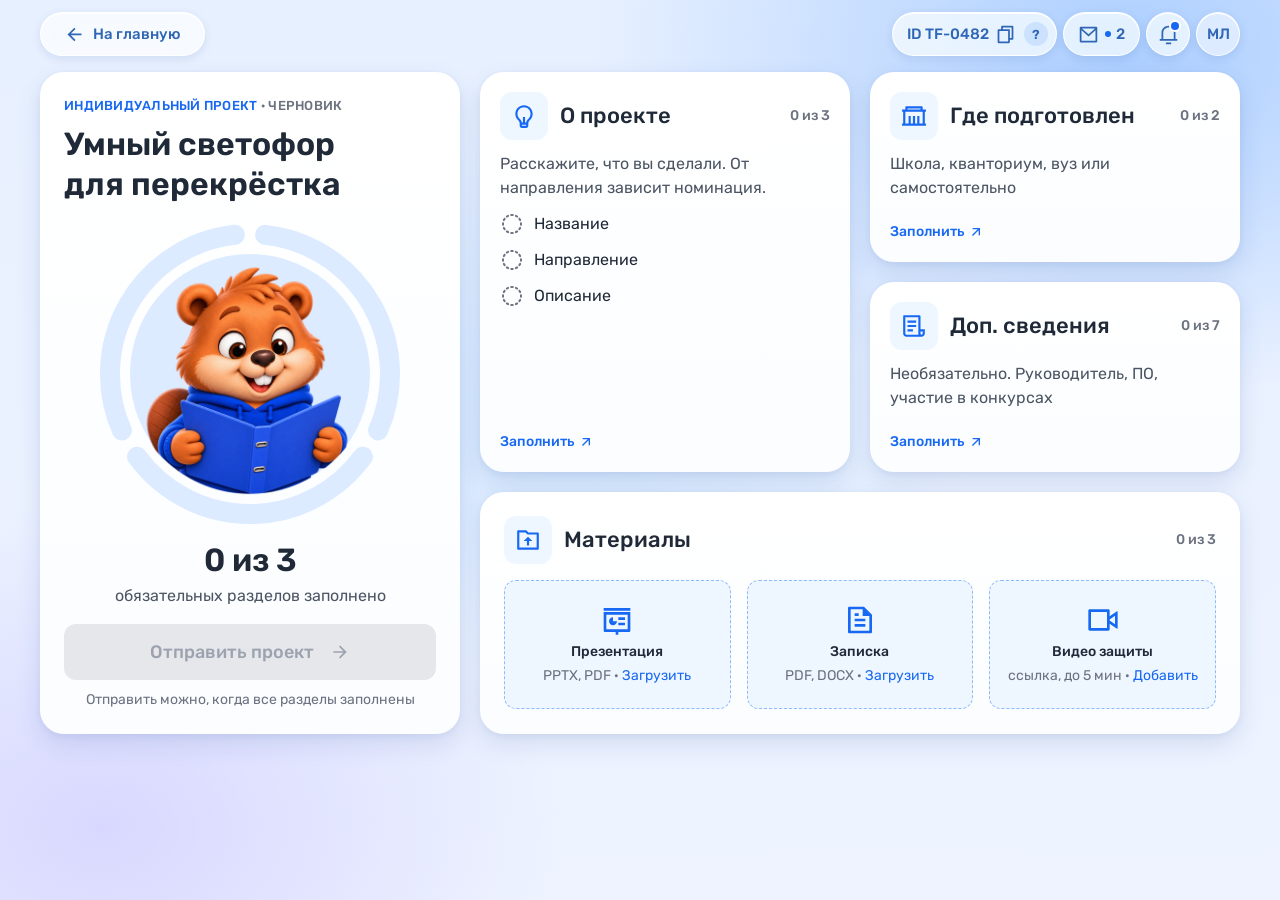
<file: project.html>
<!doctype html>
<html lang="ru">
<head>
<meta charset="utf-8">
<meta name="viewport" content="width=device-width, initial-scale=1, viewport-fit=cover">
<title>Индивидуальный проект · Транспорт будущего</title>
<link rel="icon" href="data:,">
<link rel="preconnect" href="https://fonts.googleapis.com">
<link rel="preconnect" href="https://fonts.gstatic.com" crossorigin>
<link href="https://fonts.googleapis.com/css2?family=Rubik:wght@400;500;600&display=swap" rel="stylesheet">
<link rel="stylesheet" href="cabinet.css?v=45">
<link rel="stylesheet" href="project.css?v=4">
</head>
<body>
<svg class="sprite" aria-hidden="true">
  <symbol id="i-user" viewBox="0 0 24 24"><path d="M4 22C4 17.5817 7.58172 14 12 14C16.4183 14 20 17.5817 20 22H18C18 18.6863 15.3137 16 12 16C8.68629 16 6 18.6863 6 22H4ZM12 13C8.685 13 6 10.315 6 7C6 3.685 8.685 1 12 1C15.315 1 18 3.685 18 7C18 10.315 15.315 13 12 13ZM12 11C14.21 11 16 9.21 16 7C16 4.79 14.21 3 12 3C9.79 3 8 4.79 8 7C8 9.21 9.79 11 12 11Z"/></symbol>
  <symbol id="i-group" viewBox="0 0 24 24"><path d="M2 22C2 17.5817 5.58172 14 10 14C14.4183 14 18 17.5817 18 22H16C16 18.6863 13.3137 16 10 16C6.68629 16 4 18.6863 4 22H2ZM10 13C6.685 13 4 10.315 4 7C4 3.685 6.685 1 10 1C13.315 1 16 3.685 16 7C16 10.315 13.315 13 10 13ZM10 11C12.21 11 14 9.21 14 7C14 4.79 12.21 3 10 3C7.79 3 6 4.79 6 7C6 9.21 7.79 11 10 11ZM18.2837 14.7028C21.0644 15.9561 23 18.752 23 22H21C21 19.564 19.5483 17.4671 17.4628 16.5271L18.2837 14.7028ZM17.5962 3.41321C19.5944 4.23703 21 6.20361 21 8.5C21 11.3702 18.8042 13.7252 16 13.9776V11.9646C17.6967 11.7222 19 10.264 19 8.5C19 7.11935 18.2016 5.92603 17.041 5.35635L17.5962 3.41321Z"/></symbol>
  <symbol id="i-team" viewBox="0 0 24 24"><path d="M12 11C14.7614 11 17 13.2386 17 16V22H15V16C15 14.4023 13.7511 13.0963 12.1763 13.0051L12 13C10.4023 13 9.09634 14.2489 9.00509 15.8237L9 16V22H7V16C7 13.2386 9.23858 11 12 11ZM5.5 14C5.77885 14 6.05009 14.0326 6.3101 14.0942C6.14202 14.594 6.03873 15.122 6.00896 15.6693L6 16L6.0007 16.0856C5.88757 16.0456 5.76821 16.0187 5.64446 16.0069L5.5 16C4.7203 16 4.07955 16.5949 4.00687 17.3555L4 17.5V22H2V17.5C2 15.567 3.567 14 5.5 14ZM18.5 14C20.433 14 22 15.567 22 17.5V22H20V17.5C20 16.7203 19.4051 16.0796 18.6445 16.0069L18.5 16C18.3248 16 18.1566 16.03 18.0003 16.0852L18 16C18 15.3343 17.8916 14.694 17.6915 14.0956C17.9499 14.0326 18.2211 14 18.5 14ZM5.5 8C6.88071 8 8 9.11929 8 10.5C8 11.8807 6.88071 13 5.5 13C4.11929 13 3 11.8807 3 10.5C3 9.11929 4.11929 8 5.5 8ZM18.5 8C19.8807 8 21 9.11929 21 10.5C21 11.8807 19.8807 13 18.5 13C17.1193 13 16 11.8807 16 10.5C16 9.11929 17.1193 8 18.5 8ZM5.5 10C5.22386 10 5 10.2239 5 10.5C5 10.7761 5.22386 11 5.5 11C5.77614 11 6 10.7761 6 10.5C6 10.2239 5.77614 10 5.5 10ZM18.5 10C18.2239 10 18 10.2239 18 10.5C18 10.7761 18.2239 11 18.5 11C18.7761 11 19 10.7761 19 10.5C19 10.2239 18.7761 10 18.5 10ZM12 2C14.2091 2 16 3.79086 16 6C16 8.20914 14.2091 10 12 10C9.79086 10 8 8.20914 8 6C8 3.79086 9.79086 2 12 2ZM12 4C10.8954 4 10 4.89543 10 6C10 7.10457 10.8954 8 12 8C13.1046 8 14 7.10457 14 6C14 4.89543 13.1046 4 12 4Z"/></symbol>
  <symbol id="i-chevron" viewBox="0 0 24 24"><path d="M13.1717 12.0007L8.22192 7.05093L9.63614 5.63672L16.0001 12.0007L9.63614 18.3646L8.22192 16.9504L13.1717 12.0007Z"/></symbol>
  <symbol id="i-arrow-up" viewBox="0 0 24 24"><path d="M16.0037 9.41421L7.39712 18.0208L5.98291 16.6066L14.5895 8H7.00373V6H18.0037V17H16.0037V9.41421Z"/></symbol>
  <symbol id="i-arrow" viewBox="0 0 24 24"><path d="M16.1716 10.9999L10.8076 5.63589L12.2218 4.22168L20 11.9999L12.2218 19.778L10.8076 18.3638L16.1716 12.9999H4V10.9999H16.1716Z"/></symbol>
  <symbol id="i-mail" viewBox="0 0 24 24"><path d="M3 3H21C21.5523 3 22 3.44772 22 4V20C22 20.5523 21.5523 21 21 21H3C2.44772 21 2 20.5523 2 20V4C2 3.44772 2.44772 3 3 3ZM20 7.23792L12.0718 14.338L4 7.21594V19H20V7.23792ZM4.51146 5L12.0619 11.662L19.501 5H4.51146Z"/></symbol>
  <symbol id="i-slides" viewBox="0 0 24 24"><path d="M13 21V23H11V21H3C2.44772 21 2 20.5523 2 20V6H22V20C22 20.5523 21.5523 21 21 21H13ZM4 19H20V8H4V19ZM13 10H18V12H13V10ZM13 14H18V16H13V14ZM9 10V13H12C12 14.6569 10.6569 16 9 16C7.34315 16 6 14.6569 6 13C6 11.3431 7.34315 10 9 10ZM2 3H22V5H2V3Z"/></symbol>
  <symbol id="i-note" viewBox="0 0 24 24"><path d="M21 8V20.9932C21 21.5501 20.5552 22 20.0066 22H3.9934C3.44495 22 3 21.556 3 21.0082V2.9918C3 2.45531 3.4487 2 4.00221 2H14.9968L21 8ZM19 9H14V4H5V20H19V9ZM8 7H11V9H8V7ZM8 11H16V13H8V11ZM8 15H16V17H8V15Z"/></symbol>
  <symbol id="i-video" viewBox="0 0 24 24"><path d="M17 9.2L22.2133 5.55071C22.4395 5.39235 22.7513 5.44737 22.9096 5.6736C22.9684 5.75764 23 5.85774 23 5.96033V18.0397C23 18.3158 22.7761 18.5397 22.5 18.5397C22.3974 18.5397 22.2973 18.5081 22.2133 18.4493L17 14.8V19C17 19.5523 16.5523 20 16 20H2C1.44772 20 1 19.5523 1 19V5C1 4.44772 1.44772 4 2 4H16C16.5523 4 17 4.44772 17 5V9.2ZM17 12.3587L21 15.1587V8.84131L17 11.6413V12.3587ZM3 6V18H15V6H3Z"/></symbol>
  <symbol id="i-done" viewBox="0 0 24 24"><path d="M12 22C17.5228 22 22 17.5228 22 12C22 6.47715 17.5228 2 12 2C6.47715 2 2 6.47715 2 12C2 17.5228 6.47715 22 12 22ZM17.4571 9.45711L11 15.9142L6.79289 11.7071L8.20711 10.2929L11 13.0858L16.0429 8.04289L17.4571 9.45711Z"/></symbol>
  <symbol id="i-empty" viewBox="0 0 24 24"><path d="M12.668 19.9727C13.2181 19.9275 13.7005 20.3366 13.7461 20.8867C13.7915 21.4371 13.3824 21.9204 12.832 21.9658C12.5575 21.9885 12.28 22 12 22C11.72 22 11.4425 21.9885 11.168 21.9658C10.6176 21.9204 10.2085 21.4371 10.2539 20.8867C10.2995 20.3366 10.7819 19.9275 11.332 19.9727C11.552 19.9908 11.775 20 12 20C12.225 20 12.448 19.9908 12.668 19.9727ZM6.0459 18.8223C6.3613 18.3691 6.98419 18.257 7.4375 18.5723C7.80098 18.8251 8.18624 19.0488 8.58984 19.2393C9.0893 19.475 9.30309 20.0709 9.06738 20.5703C8.83166 21.0697 8.23577 21.2836 7.73633 21.0479C7.23125 20.8095 6.74904 20.5298 6.29492 20.2139C5.84197 19.8984 5.73062 19.2755 6.0459 18.8223ZM16.5625 18.5723C17.0158 18.257 17.6387 18.3691 17.9541 18.8223C18.2694 19.2755 18.158 19.8984 17.7051 20.2139C17.251 20.5298 16.7688 20.8095 16.2637 21.0479C15.7642 21.2836 15.1683 21.0697 14.9326 20.5703C14.6969 20.0709 14.9107 19.475 15.4102 19.2393C15.8138 19.0488 16.199 18.8251 16.5625 18.5723ZM3.42969 14.9326C3.92915 14.6969 4.52503 14.9107 4.76074 15.4102C4.95124 15.8138 5.17488 16.199 5.42773 16.5625C5.74301 17.0158 5.63095 17.6387 5.17773 17.9541C4.72453 18.2694 4.10163 18.158 3.78613 17.7051C3.47023 17.251 3.19054 16.7688 2.95215 16.2637C2.71645 15.7642 2.93027 15.1683 3.42969 14.9326ZM19.2393 15.4102C19.475 14.9107 20.0709 14.6969 20.5703 14.9326C21.0697 15.1683 21.2836 15.7642 21.0479 16.2637C20.8095 16.7688 20.5298 17.251 20.2139 17.7051C19.8984 18.158 19.2755 18.2694 18.8223 17.9541C18.3691 17.6387 18.257 17.0158 18.5723 16.5625C18.8251 16.199 19.0488 15.8138 19.2393 15.4102ZM2 12C2 11.72 2.01154 11.4425 2.03418 11.168C2.07959 10.6176 2.56288 10.2085 3.11328 10.2539C3.66342 10.2995 4.07253 10.7819 4.02734 11.332C4.0092 11.552 4 11.775 4 12C4 12.225 4.0092 12.448 4.02734 12.668C4.07253 13.2181 3.66342 13.7005 3.11328 13.7461C2.56288 13.7915 2.07959 13.3824 2.03418 12.832C2.01154 12.5575 2 12.28 2 12ZM20 12C20 11.775 19.9908 11.552 19.9727 11.332C19.9275 10.7819 20.3366 10.2995 20.8867 10.2539C21.4371 10.2085 21.9204 10.6176 21.9658 11.168C21.9885 11.4425 22 11.72 22 12C22 12.28 21.9885 12.5575 21.9658 12.832C21.9204 13.3824 21.4371 13.7915 20.8867 13.7461C20.3366 13.7005 19.9275 13.2181 19.9727 12.668C19.9908 12.448 20 12.225 20 12ZM3.78613 6.29492C4.10163 5.84197 4.72453 5.73062 5.17773 6.0459C5.63095 6.3613 5.743 6.98419 5.42773 7.4375C5.17488 7.80098 4.95124 8.18624 4.76074 8.58984C4.52503 9.0893 3.92915 9.30309 3.42969 9.06738C2.93027 8.83166 2.71645 8.23577 2.95215 7.73633C3.19054 7.23125 3.47023 6.74904 3.78613 6.29492ZM18.8223 6.0459C19.2755 5.73062 19.8984 5.84196 20.2139 6.29492C20.5298 6.74904 20.8095 7.23125 21.0479 7.73633C21.2836 8.23577 21.0697 8.83166 20.5703 9.06738C20.0709 9.30309 19.475 9.0893 19.2393 8.58984C19.0488 8.18624 18.8251 7.80098 18.5723 7.4375C18.257 6.98419 18.3691 6.3613 18.8223 6.0459ZM7.73633 2.95215C8.23577 2.71645 8.83166 2.93027 9.06738 3.42969C9.30309 3.92915 9.0893 4.52503 8.58984 4.76074C8.18624 4.95124 7.80098 5.17488 7.4375 5.42773C6.98419 5.74301 6.3613 5.63095 6.0459 5.17773C5.73062 4.72453 5.84196 4.10163 6.29492 3.78613C6.74904 3.47023 7.23125 3.19054 7.73633 2.95215ZM14.9326 3.42969C15.1683 2.93027 15.7642 2.71645 16.2637 2.95215C16.7688 3.19054 17.251 3.47023 17.7051 3.78613C18.158 4.10163 18.2694 4.72453 17.9541 5.17773C17.6387 5.63095 17.0158 5.743 16.5625 5.42773C16.199 5.17488 15.8138 4.95124 15.4102 4.76074C14.9107 4.52503 14.6969 3.92915 14.9326 3.42969ZM12 2C12.28 2 12.5575 2.01154 12.832 2.03418C13.3824 2.07959 13.7915 2.56288 13.7461 3.11328C13.7005 3.66342 13.2181 4.07253 12.668 4.02734C12.448 4.0092 12.225 4 12 4C11.775 4 11.552 4.0092 11.332 4.02734C10.7819 4.07253 10.2995 3.66342 10.2539 3.11328C10.2085 2.56288 10.6176 2.07959 11.168 2.03418C11.4425 2.01154 11.72 2 12 2Z"/></symbol>
  <symbol id="i-time" viewBox="0 0 24 24"><path d="M12 22C6.47715 22 2 17.5228 2 12C2 6.47715 6.47715 2 12 2C17.5228 2 22 6.47715 22 12C22 17.5228 17.5228 22 12 22ZM12 20C16.4183 20 20 16.4183 20 12C20 7.58172 16.4183 4 12 4C7.58172 4 4 7.58172 4 12C4 16.4183 7.58172 20 12 20ZM13 12H17V14H11V7H13V12Z"/></symbol>
  <symbol id="i-stage-1" viewBox="0 0 28 28"><path d="M23.3333 25.6668H4.66667C4.02234 25.6668 3.5 25.1445 3.5 24.5002V3.50016C3.5 2.85584 4.02234 2.3335 4.66667 2.3335H23.3333C23.9777 2.3335 24.5 2.85584 24.5 3.50016V24.5002C24.5 25.1445 23.9777 25.6668 23.3333 25.6668ZM22.1667 23.3335V4.66683H5.83333V23.3335H22.1667ZM8.16667 7.00016H12.8333V11.6668H8.16667V7.00016ZM8.16667 14.0002H19.8333V16.3335H8.16667V14.0002ZM8.16667 18.6668H19.8333V21.0002H8.16667V18.6668ZM15.1667 8.16683H19.8333V10.5002H15.1667V8.16683Z"/></symbol>
  <symbol id="i-stage-2" viewBox="0 0 28 28"><path d="M21.0361 19.3864L26.0326 24.3829L24.3827 26.0328L19.3862 21.0363C17.5896 22.4737 15.3113 23.3335 12.8333 23.3335C7.03725 23.3335 2.33325 18.6295 2.33325 12.8335C2.33325 7.0375 7.03725 2.3335 12.8333 2.3335C18.6293 2.3335 23.3333 7.0375 23.3333 12.8335C23.3333 15.3115 22.4734 17.5899 21.0361 19.3864ZM18.6954 18.5208C20.122 17.0505 20.9999 15.045 20.9999 12.8335C20.9999 8.32141 17.3453 4.66683 12.8333 4.66683C8.32117 4.66683 4.66659 8.32141 4.66659 12.8335C4.66659 17.3456 8.32117 21.0002 12.8333 21.0002C15.0448 21.0002 17.0503 20.1222 18.5205 18.6956L18.6954 18.5208Z"/></symbol>
  <symbol id="i-stage-3" viewBox="0 0 28 28"><path d="M3.49992 3.5H24.4999C25.1443 3.5 25.6666 4.02234 25.6666 4.66667V23.3333C25.6666 23.9777 25.1443 24.5 24.4999 24.5H3.49992C2.85559 24.5 2.33325 23.9777 2.33325 23.3333V4.66667C2.33325 4.02234 2.85559 3.5 3.49992 3.5ZM4.66659 5.83333V22.1667H23.3333V5.83333H4.66659ZM8.16659 15.1667H10.4999V19.8333H8.16659V15.1667ZM12.8333 8.16667H15.1666V19.8333H12.8333V8.16667ZM17.4999 11.6667H19.8333V19.8333H17.4999V11.6667Z"/></symbol>
  <symbol id="i-stage-4" viewBox="0 0 28 28"><path d="M24.6614 3.5C24.9836 3.5 25.2448 3.76117 25.2448 4.08333C25.2448 4.18484 25.2182 4.28461 25.1678 4.37275L20.9999 11.6667L25.1678 18.9605C25.3277 19.2403 25.2305 19.5966 24.9508 19.7564C24.8626 19.8068 24.7629 19.8333 24.6614 19.8333H4.66659V25.6667H2.33325V3.5H24.6614ZM21.6458 5.83333H4.66659V17.5H21.6458L18.3125 11.6667L21.6458 5.83333Z"/></symbol>
  <symbol id="i-guide" viewBox="0 0 32 32"><path d="M17.3334 10.6665V21.3332C17.3334 23.5424 15.5426 25.3332 13.3334 25.3332H10.4391C9.89003 26.8868 8.40837 27.9998 6.66675 27.9998C4.45761 27.9998 2.66675 26.209 2.66675 23.9998C2.66675 21.7906 4.45761 19.9998 6.66675 19.9998C8.40837 19.9998 9.89003 21.1129 10.4391 22.6665H13.3334C14.0698 22.6665 14.6667 22.0696 14.6667 21.3332V10.6665C14.6667 8.45737 16.4575 6.6665 18.6667 6.6665H22.6667V2.6665L29.3334 7.99984L22.6667 13.3332V9.33317H18.6667C17.9303 9.33317 17.3334 9.93013 17.3334 10.6665Z"/></symbol>
  <symbol id="i-copy" viewBox="0 0 24 24"><path d="M6.9998 6V3C6.9998 2.44772 7.44752 2 7.9998 2H19.9998C20.5521 2 20.9998 2.44772 20.9998 3V17C20.9998 17.5523 20.5521 18 19.9998 18H16.9998V20.9991C16.9998 21.5519 16.5499 22 15.993 22H4.00666C3.45059 22 3 21.5554 3 20.9991L3.0026 7.00087C3.0027 6.44811 3.45264 6 4.00942 6H6.9998ZM5.00242 8L5.00019 20H14.9998V8H5.00242ZM8.9998 6H16.9998V16H18.9998V4H8.9998V6Z"/></symbol>
  <symbol id="i-bell" viewBox="0 0 24 24"><path d="M20 17H22V19H2V17H4V10C4 5.58172 7.58172 2 12 2C16.4183 2 20 5.58172 20 10V17ZM18 17V10C18 6.68629 15.3137 4 12 4C8.68629 4 6 6.68629 6 10V17H18ZM9 21H15V23H9V21Z"/></symbol>
  <symbol id="i-check" viewBox="0 0 24 24"><path d="M9.9997 15.1709L19.1921 5.97852L20.6063 7.39273L9.9997 17.9993L3.63574 11.6354L5.04996 10.2212L9.9997 15.1709Z"/></symbol>
  <symbol id="i-stack" viewBox="0 0 34 34"><path d="M28.4513 14.8747L30.1542 15.8965C30.4896 16.0978 30.5984 16.5329 30.3972 16.8684C30.3373 16.9681 30.2538 17.0515 30.1542 17.1113L16.9998 25.0038L3.84548 17.1113C3.51002 16.91 3.40124 16.4749 3.60252 16.1395C3.66233 16.0397 3.74577 15.9563 3.84548 15.8965L5.54844 14.8747L16.9998 21.7455L28.4513 14.8747ZM28.4513 21.533L30.1542 22.5549C30.4896 22.7562 30.5984 23.1912 30.3972 23.5267C30.3373 23.6264 30.2538 23.7099 30.1542 23.7696L17.7287 31.2249C17.28 31.4942 16.7196 31.4942 16.2709 31.2249L3.84548 23.7696C3.51002 23.5683 3.40124 23.1333 3.60252 22.7978C3.66233 22.6981 3.74577 22.6146 3.84548 22.5549L5.54844 21.533L16.9998 28.4038L28.4513 21.533ZM17.7287 1.85373L30.1542 9.30902C30.4896 9.51029 30.5984 9.94539 30.3972 10.2808C30.3373 10.3805 30.2538 10.464 30.1542 10.5238L16.9998 18.4163L3.84548 10.5238C3.51002 10.3225 3.40124 9.88743 3.60252 9.55198C3.66233 9.45228 3.74577 9.36885 3.84548 9.30902L16.2709 1.85373C16.7196 1.58456 17.28 1.58456 17.7287 1.85373Z"/></symbol>
  <symbol id="i-bulb" viewBox="0 0 26 26"><path d="M10.8041 19.5H11.9166V14.0833H14.0833V19.5H15.1958C15.3388 18.1983 16.0031 17.1237 17.0815 15.9495C17.203 15.8173 17.982 15.0111 18.0744 14.8959C18.9928 13.7509 19.5 12.3338 19.5 10.8333C19.5 7.24349 16.5898 4.33334 13 4.33334C9.41013 4.33334 6.49998 7.24349 6.49998 10.8333C6.49998 12.333 7.0067 13.7493 7.92415 14.8941C8.01669 15.0096 8.79752 15.818 8.91748 15.9486C9.99661 17.1236 10.6611 18.1983 10.8041 19.5ZM10.8333 21.6667V22.75H15.1666V21.6667H10.8333ZM6.23343 16.2491C5.04447 14.7655 4.33331 12.8825 4.33331 10.8333C4.33331 6.04687 8.21351 2.16667 13 2.16667C17.7865 2.16667 21.6666 6.04687 21.6666 10.8333C21.6666 12.8835 20.9547 14.7675 19.7646 16.2515C19.0926 17.0894 17.3333 18.4167 17.3333 20.0417V22.75C17.3333 23.9467 16.3633 24.9167 15.1666 24.9167H10.8333C9.6367 24.9167 8.66665 23.9467 8.66665 22.75V20.0417C8.66665 18.4167 6.90577 17.0881 6.23343 16.2491Z"/></symbol>
  <symbol id="i-gov" viewBox="0 0 24 24"><path d="M20 6H23V8H22V19H23V21H1V19H2V8H1V6H4V4C4 3.44772 4.44772 3 5 3H19C19.5523 3 20 3.44772 20 4V6ZM20 8H4V19H7V12H9V19H11V12H13V19H15V12H17V19H20V8ZM6 5V6H18V5H6Z"/></symbol>
  <symbol id="i-extra" viewBox="0 0 24 24"><path d="M19 22H5C3.34315 22 2 20.6569 2 19V3C2 2.44772 2.44772 2 3 2H17C17.5523 2 18 2.44772 18 3V15H22V19C22 20.6569 20.6569 22 19 22ZM18 17V19C18 19.5523 18.4477 20 19 20C19.5523 20 20 19.5523 20 19V17H18ZM16 20V4H4V19C4 19.5523 4.44772 20 5 20H16ZM6 7H14V9H6V7ZM6 11H14V13H6V11ZM6 15H11V17H6V15Z"/></symbol>
  <symbol id="i-folder" viewBox="0 0 24 24"><path d="M12.4142 5H21C21.5523 5 22 5.44772 22 6V20C22 20.5523 21.5523 21 21 21H3C2.44772 21 2 20.5523 2 20V4C2 3.44772 2.44772 3 3 3H10.4142L12.4142 5ZM4 5V19H20V7H11.5858L9.58579 5H4ZM13 13V17H11V13H8L12 9L16 13H13Z"/></symbol>
</svg>

<main class="cabinet">
  <a class="topbar__pill backlink" href="cabinet.html?v=1"><svg class="icon" aria-hidden="true"><use href="#i-arrow"/></svg>На главную</a>
  <header class="topbar" aria-label="Панель участника">
    <div class="topbar__pill topbar__idbox">
      <button class="topbar__id" type="button" data-copy="TF-0482" aria-label="Скопировать ID TF-0482">
        <span>ID TF-0482</span><svg class="icon" aria-hidden="true"><use href="#i-copy"/></svg>
      </button>
      <button class="topbar__help" type="button" aria-label="Зачем нужен ID" aria-expanded="false" aria-describedby="idHint">?</button>
      <div class="topbar__tip" id="idHint" role="tooltip"><b>Ваш личный идентификатор</b>Передайте его капитану команды, чтобы вас пригласили в проект.</div>
    </div>
    <button class="topbar__pill topbar__messages" type="button" aria-label="Сообщения, 2 новых">
      <svg class="icon" aria-hidden="true"><use href="#i-mail"/></svg><span class="topbar__dot" aria-hidden="true"></span><span class="topbar__count" aria-hidden="true">2</span>
    </button>
    <span class="topbar__status" role="status"></span>
    <button class="topbar__round topbar__bell" type="button" aria-label="Уведомления, есть новые">
      <svg class="icon" aria-hidden="true"><use href="#i-bell"/></svg><span class="topbar__badge" aria-hidden="true"></span>
    </button>
    <button class="topbar__round topbar__avatar" type="button" aria-label="Профиль участника">МЛ</button>
  </header>

  <div class="project-grid">
    <aside class="psummary" aria-label="Готовность проекта">
      <p class="psummary__eyebrow"><b>Индивидуальный проект</b> · Черновик</p>
      <h1 class="psummary__title">Умный светофор для&nbsp;перекрёстка</h1>
      <div class="pring" aria-hidden="true">
        <span class="pring__disc"></span>
        <svg viewBox="0 0 300 300"><path d="M165.12 10.82A140 140 0 0 1 278.1 206.49"/><path d="M262.98 232.69A140 140 0 0 1 37.02 232.69"/><path d="M21.9 206.49A140 140 0 0 1 134.88 10.81"/></svg>
        <img class="pring__beaver pring__beaver--0" data-state="0" src="assets/cabinet/ring-beaver-0.png?v=1" width="480" height="480" alt="">
        <img class="pring__beaver pring__beaver--1" data-state="1" src="assets/cabinet/ring-beaver-1.png?v=1" width="480" height="480" alt="">
        <img class="pring__beaver pring__beaver--3" data-state="3" src="assets/cabinet/ring-beaver-3.png?v=1" width="546" height="534" alt="">
      </div>
      <p class="psummary__count" data-progress aria-live="polite">0 из 3</p>
      <p class="psummary__label">обязательных разделов заполнено</p>
      <div class="psummary__foot">
        <button class="psubmit" type="button" disabled>Отправить проект<svg class="icon" aria-hidden="true"><use href="#i-arrow"/></svg></button>
        <p class="psummary__hint">Отправить можно, когда все разделы заполнены</p>
      </div>
    </aside>
    <div class="psections">
      <section class="ptile ptile--about" data-section="required">
        <div class="ptile__head"><span class="ptile__mark"><svg class="icon" aria-hidden="true"><use href="#i-bulb"/></svg></span><h2 class="ptile__title">О проекте</h2><span class="ptile__count">0 из 3</span><svg class="icon ptile__done" role="img" aria-label="Заполнено"><use href="#i-done"/></svg></div>
        <div class="ptile__empty">Расскажите, что вы сделали. От направления зависит номинация.
          <ul class="ptile__list"><li><svg class="icon" aria-hidden="true"><use href="#i-empty"/></svg>Название</li><li><svg class="icon" aria-hidden="true"><use href="#i-empty"/></svg>Направление</li><li><svg class="icon" aria-hidden="true"><use href="#i-empty"/></svg>Описание</li></ul>
        </div>
        <div class="ptile__filled"><div class="ptile__chips"><span class="chip">Безопасность на транспорте</span><span class="chip">до 14 лет</span></div><p class="ptile__clamp">Светофор сам меняет режим по потоку машин и пешеходов. Собрали прототип на Arduino и проверили на перекрёстке у школы, а потом доработали алгоритм под вечерний трафик.</p></div>
        <button class="ptoggle" type="button" aria-pressed="false" aria-label="О проекте: отметить заполненным или снять отметку"><span data-label>Заполнить</span><svg class="icon" aria-hidden="true"><use href="#i-arrow-up"/></svg></button>
      </section>
      <section class="ptile ptile--where" data-section="required">
        <div class="ptile__head"><span class="ptile__mark"><svg class="icon" aria-hidden="true"><use href="#i-gov"/></svg></span><h2 class="ptile__title">Где подготовлен</h2><span class="ptile__count">0 из 2</span><svg class="icon ptile__done" role="img" aria-label="Заполнено"><use href="#i-done"/></svg></div>
        <p class="ptile__empty ptile__clamp">Школа, кванториум, вуз или самостоятельно</p>
        <p class="ptile__filled ptile__clamp">Детский технопарк «Кванториум», г. Казань</p>
        <button class="ptoggle" type="button" aria-pressed="false" aria-label="Где подготовлен: отметить заполненным или снять отметку"><span data-label>Заполнить</span><svg class="icon" aria-hidden="true"><use href="#i-arrow-up"/></svg></button>
      </section>
      <section class="ptile ptile--extra" data-section="optional">
        <div class="ptile__head"><span class="ptile__mark"><svg class="icon" aria-hidden="true"><use href="#i-extra"/></svg></span><h2 class="ptile__title">Доп. сведения</h2><span class="ptile__count">0 из 7</span><svg class="icon ptile__done" role="img" aria-label="Заполнено"><use href="#i-done"/></svg></div>
        <p class="ptile__empty ptile__clamp">Необязательно. Руководитель, ПО, участие в конкурсах</p>
        <p class="ptile__filled ptile__clamp">Руководитель, ПО и участие в конкурсах указаны</p>
        <button class="ptoggle" type="button" aria-pressed="false" aria-label="Доп. сведения: отметить заполненным или снять отметку"><span data-label>Заполнить</span><svg class="icon" aria-hidden="true"><use href="#i-arrow-up"/></svg></button>
      </section>
      <section class="ptile ptile--materials" data-section="required">
        <div class="ptile__head"><span class="ptile__mark"><svg class="icon" aria-hidden="true"><use href="#i-folder"/></svg></span><h2 class="ptile__title">Материалы</h2><span class="ptile__count">0 из 3</span><svg class="icon ptile__done" role="img" aria-label="Заполнено"><use href="#i-done"/></svg></div>
        <div class="pslots">
          <div class="pslot"><svg class="icon" aria-hidden="true"><use href="#i-slides"/></svg><span class="pslot__name"><span data-empty>Презентация</span><span data-full>Умный_светофор.pptx</span></span><span class="pslot__meta"><span data-empty>PPTX, PDF · <b>Загрузить</b></span><span data-full>8,4 МБ · <b>Заменить</b></span></span></div>
          <div class="pslot"><svg class="icon" aria-hidden="true"><use href="#i-note"/></svg><span class="pslot__name"><span data-empty>Записка</span><span data-full>Записка_Умный_светофор.pdf</span></span><span class="pslot__meta"><span data-empty>PDF, DOCX · <b>Загрузить</b></span><span data-full>1,2 МБ · <b>Заменить</b></span></span></div>
          <div class="pslot"><svg class="icon" aria-hidden="true"><use href="#i-video"/></svg><span class="pslot__name"><span data-empty>Видео защиты</span><span data-full>youtu.be/sm4rt-light</span></span><span class="pslot__meta"><span data-empty>ссылка, до 5 мин · <b>Добавить</b></span><span data-full>4:38 · <b>Изменить</b></span></span></div>
        </div>
        <button class="ptoggle ptoggle--bare" type="button" aria-pressed="false" aria-label="Материалы: отметить заполненным или снять отметку">Материалы</button>
      </section>
    </div>
  </div>
</main>

<script src="cabinet-topbar.js?v=1"></script>
<script src="project.js?v=1"></script>
</body>
</html>
</file>
<file: form.css>
/* Registration form over the living scene.
   Built from Figma «Транспорт будущего» → «Профиль · Личные данные · пусто» (node 189:19454):
   frame 1400 x 1050, card 860 x 560 centred, dim overlay over the scene, pause button top-right.
   Every size below is the Figma value in px; on desktop the card keeps them and is scaled
   as a whole by --k (form.js) when the window is too small; phones get a single-column layout. */

:root{
  --blue-600:#1768f2; --blue-700:#155ae8;
  --ink-900:#17233a; --ink-800:#1b2940; --ink-700:#25334b; --ink-600:#3d4b63;
  --ink-500:#41516a; --ink-450:#4d5b72; --ink-400:#516078; --ink-350:#5d6a7f; --ink-300:#78879d;
  --danger:#e5484d;
}

/* Rectangle 5: the scene is dimmed and softly blurred behind the form (Figma values) */
.form-dim{position:fixed;inset:0;z-index:10;background:rgba(0,0,0,.33);
  -webkit-backdrop-filter:blur(4px);backdrop-filter:blur(4px);pointer-events:none}

/* image 54: the pause button, top-right of the 1400-wide frame (193 x 145) */
.scene-pause{position:fixed;z-index:30;top:24px;right:24px;width:80px;height:80px;
  border:0;padding:0;border-radius:50%;background:url(assets/form/btn-pause.webp) center/100% 100% no-repeat;cursor:pointer;
  transition:transform .2s ease}
.scene-pause:hover{transform:scale(1.05)}
.scene-pause:active{transform:scale(.96)}
.scene-pause:focus-visible{outline:3px solid #8ed8ff;outline-offset:3px}
/* Figma «Button play/pause» (204:19863): pause while the city moves, play once it is stopped */
.scene-pause[aria-pressed="true"]{background-image:url(assets/form/btn-play.webp)}

/* Both screens are centred and scaled as one piece (Figma proportions kept) by --k from form.js.
   The scale box has room on top for the beaver that stands on the card. */
.welcome-layer,.form-layer{position:fixed;inset:0;z-index:20;display:grid;place-items:center;pointer-events:none}
.welcome-layer[hidden],.form-layer[hidden]{display:none}
.welcome-layer{transition:opacity .35s ease, transform .35s ease}
.welcome-layer.is-leaving{opacity:0;transform:scale(.97)}
.form-layer.is-entering{animation:formIn .4s ease both}
@keyframes formIn{from{opacity:0;transform:scale(.97)}to{opacity:1;transform:none}}
.welcome-scale,.form-scale{width:860px;transform:scale(var(--k,.86));transform-origin:center;pointer-events:auto}
.welcome-scale{padding-top:231px;position:relative}
/* the form uses zoom (it changes layout), so a tall step such as 10 scrolls inside the layer */
.form-layer{overflow-y:auto;place-items:safe center;padding:24px 0;pointer-events:auto}
.form-scale{padding-top:226px;transform:none;zoom:var(--k,.86)}

/* shared card surface (Figma: glass gradient, 2px light-blue stroke, radius 36, padding 40) */
.welcome,.wow-form{position:relative;width:860px;padding:40px;border:2px solid rgba(142,216,255,.9);border-radius:36px;
  font-family:'Rubik',system-ui,sans-serif;-webkit-font-smoothing:antialiased;
  background:linear-gradient(101.28deg,rgba(248,252,255,.96) 0%,rgba(238,246,255,.93) 58%,rgba(221,235,255,.9) 100%);
  box-shadow:0 8px 40px rgba(23,105,255,.25),0 0 12px rgba(65,184,255,.45);
  -webkit-backdrop-filter:blur(10px);backdrop-filter:blur(10px)}

/* buttons: Button / Form primary */
.w-button{display:inline-flex;align-items:center;gap:12px;height:56px;padding:8px 12px;margin:2px;border:0;border-radius:12px;cursor:pointer;
  background:linear-gradient(90deg,#337bff,#1248da);color:#fff;font:500 18px/26px 'Rubik',system-ui,sans-serif;
  box-shadow:0 10px 15px rgba(11,62,181,.25),0 0 8px rgba(0,108,255,.35),inset 0 1px 1px rgba(255,255,255,.32);
  transition:transform .15s ease, filter .2s ease, box-shadow .2s ease}
.w-button:hover{filter:brightness(1.06);box-shadow:0 12px 20px rgba(11,62,181,.32),0 0 14px rgba(0,108,255,.5),inset 0 1px 1px rgba(255,255,255,.32)}
.w-button:active{transform:translateY(1px) scale(.99)}
/* «Далее» waits until the step is filled */
/* «Далее» waits until the step is filled: Figma «Button / Form · State=disabled» (204:20363) */
.w-button:disabled{cursor:not-allowed;background:#e5e7eb;color:#9ca3af;box-shadow:none;filter:none;transform:none}
.w-button:disabled .w-button__circle{background:#d1d5db;filter:none}
.w-button:disabled .w-button__circle img{transform:none}
.w-button .w-arrow-off,.w-button:disabled .w-arrow-on{display:none}
.w-button:disabled .w-arrow-off{display:block}
.w-button:focus-visible{outline:3px solid #8ed8ff;outline-offset:3px}
.w-button__circle{display:grid;place-items:center;width:28px;height:28px;border-radius:999px;background:rgba(255,255,255,.96);
  filter:drop-shadow(0 0 5px rgba(99,200,255,.62))}
.w-button__circle img{width:20px;height:20px;display:block;transition:transform .2s ease}
.w-button:hover .w-button__circle img{transform:translateX(2px)}
.w-button--big{width:176px;height:68px;justify-content:center;font-size:24px}

/* ---------- Welcome (Figma 215:23430) ---------- */
.welcome__beaver{position:absolute;left:244px;top:0;z-index:1;width:372px;height:248px;pointer-events:none;
  filter:drop-shadow(0 6px 10px rgba(10,43,112,.16))}
.welcome__body{display:flex;flex-direction:column;align-items:center;gap:36px;text-align:center}
.welcome__title{font-weight:600;font-size:40px;line-height:48px;letter-spacing:-.8px;color:#1f2937;margin:0}
.welcome__text{font-weight:400;font-size:24px;line-height:normal;color:#4b5563}
.welcome__text p{margin:0}

/* ---------- Profile form (Figma 215:23341) ---------- */
.wform{position:relative}
/* the beaver and his speech bubble stand on the card; form.js sets their place per step (Figma values) */
.wform__guide{position:absolute;inset:0 0 auto 0;height:0;z-index:2;pointer-events:none}
.wform__beaver{position:absolute;left:var(--bx,321px);top:var(--by,-226px);width:var(--bw,218px);height:var(--bh,248px);
  filter:drop-shadow(0 6px 10px rgba(10,43,112,.18));transition:opacity .2s ease}
.wform__bubble{position:absolute;left:var(--qx,128px);top:var(--qy,-219px);width:215px;margin:0;padding:10px 10px 12px;text-align:center;
  font:600 14px/16px 'Inter','Rubik',system-ui,sans-serif;color:#1f2937;background:#fff;border:1px solid #d5e3f7;border-radius:12px;
  box-shadow:0 3px 10px rgba(29,78,216,.08);transition:opacity .2s ease}
.wform__bubble::after{content:"";position:absolute;right:-1px;bottom:-11px;width:23px;height:14px;
  background:url("data:image/svg+xml,%3Csvg xmlns='http://www.w3.org/2000/svg' viewBox='0 0 23 14'%3E%3Cpath d='M0.6 1.5C6.1 6.9 14.9 9.3 22.2 11.1L22.5 10.5C19.3 7.8 17 4.1 15.7 0.1' fill='white' stroke='%23D5E3F7'/%3E%3Cpath d='M1 0H16V1.6H1Z' fill='white'/%3E%3C/svg%3E") no-repeat}
.wform.no-guide .wform__guide,.wform.no-bubble .wform__bubble{display:none}
.wf-footer[hidden]{display:none}
.wform.is-swapping .wform__beaver,.wform.is-swapping .wform__bubble{opacity:0}
.wow-form{display:flex;flex-direction:column;justify-content:center;gap:20px;min-height:588px}

.wf-header{display:flex;align-items:flex-start;justify-content:space-between}
.wf-header__side{display:flex;flex-direction:column;align-items:center;gap:6px;flex:none}
.wf-logout{min-height:32px;padding:4px 8px;border:0;border-radius:6px;background:transparent;cursor:pointer;
  font:500 14px/20px 'Rubik',system-ui,sans-serif;color:#1d4ed8}
.wf-logout:hover{text-decoration:underline;text-underline-offset:3px}
.wf-logout:focus-visible{outline:3px solid #8ed8ff;outline-offset:2px}
.wf-copy{display:flex;flex-direction:column;gap:20px;white-space:nowrap}
.wf-eyebrow{font-weight:500;font-size:14px;line-height:20px;color:#1768f2;margin:0}
.wf-title{font-weight:600;font-size:40px;line-height:normal;letter-spacing:-.8px;color:#1f2937;margin:0}
.wf-subtitle{font-weight:400;font-size:18px;line-height:normal;color:#6b7280;margin:-8px 0 0}
.wf-step{display:flex;align-items:center;gap:12px;padding:12px 20px;border:1px solid rgba(185,214,255,.92);border-radius:999px;
  background:linear-gradient(90deg,rgba(234,244,255,.92),rgba(255,255,255,.56));font-style:italic;flex:none}
.wf-step__num{width:50px;text-align:right;font-weight:500;font-size:38px;line-height:49px;letter-spacing:-1.52px;color:#1d4ed8}
.wf-step__total{width:47px;font-weight:600;font-size:18px;line-height:normal;color:#4b5563}

/* the route: 10 stops on a line, the current one filled blue */
.wf-progress{position:relative;display:flex;justify-content:space-between;list-style:none;margin:0;padding:10px 0}
.wf-progress::before{content:"";position:absolute;left:16px;right:16px;top:50%;height:3px;margin-top:-1.5px;background:#b9d6ff}
.wf-progress::after{content:"";position:absolute;left:16px;top:50%;height:3px;margin-top:-1.5px;background:#1768f2;
  width:calc((100% - 32px) * var(--done, 0) / 9);transition:width .4s ease}
.wf-stop{position:relative;z-index:1;transition:background .3s ease, border-color .3s ease;width:32px;height:32px;border-radius:50%;border:3px solid #b9d6ff;
  background:linear-gradient(97deg,rgba(248,252,255,.96),rgba(238,246,255,.93) 58%,rgba(221,235,255,.9));
  box-shadow:0 6px 16px rgba(43,112,232,.1)}
.wf-stop.is-active{border:1px solid #b9d6ff;
  background:radial-gradient(circle at 40% 30%,rgba(255,255,255,.5),rgba(255,255,255,0) 66%),#1768f2}

.wf-panel{display:flex;flex-direction:column;gap:16px;border:0;margin:0;padding:0;min-width:0}
.wf-panel[hidden]{display:none}
.wf-panel.is-entering{animation:panelIn .3s ease both}
@keyframes panelIn{from{opacity:0;transform:translateX(12px)}to{opacity:1;transform:none}}
.wf-section{float:left;width:100%;padding:0;margin:0;font-weight:600;font-size:20px;line-height:28px;color:#1f2937}
.wf-section + *{clear:both}
.wf-hint{margin:5px 0 8px;font-weight:400;font-size:18px;line-height:normal;color:#6b7280}
.wf-grid{display:grid;grid-template-columns:1fr 1fr;column-gap:16px;row-gap:16px}
.wf-field--wide{grid-column:1/-1}
.wf-field{display:flex;flex-direction:column;min-width:0}
.wf-label{display:flex;gap:4px;font-weight:500;font-size:14px;line-height:20px;color:#4b5563}
.wf-req{color:#dc2626}
.wf-input{position:relative;padding:2px}
.wf-input input{width:100%;height:52px;padding:8px 40px 8px 12px;border:1px solid rgba(185,214,255,.92);border-radius:12px;background:#fff;
  font:500 16px/24px 'Rubik',system-ui,sans-serif;color:#1f2937;outline:none;
  box-shadow:0 6px 8px rgba(43,112,232,.1),inset 0 1px 1px rgba(255,255,255,.85);transition:border-color .2s ease, box-shadow .2s ease}
.wf-input input::placeholder{color:#9ca3af;opacity:1}
.wf-input select{width:100%;height:52px;padding:8px 44px 8px 12px;border:1px solid rgba(185,214,255,.92);border-radius:12px;cursor:pointer;
  font:500 16px/24px 'Rubik',system-ui,sans-serif;color:#1f2937;outline:none;-webkit-appearance:none;appearance:none;
  background:#fff url(assets/form/icon-chevron.svg) right 12px center/24px no-repeat;
  box-shadow:0 6px 8px rgba(43,112,232,.1),inset 0 1px 1px rgba(255,255,255,.85);transition:border-color .2s ease, box-shadow .2s ease}
.wf-input select:invalid{color:#9ca3af}
.wf-input select:disabled{cursor:not-allowed;background-color:#f3f4f6;opacity:.8}
.wf-input select option{color:#1f2937}
.wf-input select:focus{border-color:#5aa8ff;box-shadow:0 6px 8px rgba(43,112,232,.1),0 0 0 4px rgba(51,123,255,.16)}
.wf-input input:focus{border-color:#5aa8ff;box-shadow:0 6px 8px rgba(43,112,232,.1),0 0 0 4px rgba(51,123,255,.16)}
.wf-icon{position:absolute;right:14px;top:18px;width:20px;height:20px;pointer-events:none}
.wf-icon--valid{opacity:0;transform:scale(.6);transition:opacity .2s ease, transform .25s cubic-bezier(.2,.9,.3,1.4)}
.wf-field.is-valid .wf-icon--valid{opacity:1;transform:none}
.wf-field.is-error select,.wf-field.is-error input{border-color:#dc2626;box-shadow:0 6px 8px rgba(220,38,38,.1),0 0 0 4px rgba(220,38,38,.12)}
.wf-field.is-error .wf-label{color:#dc2626}

/* choice cards: citizenship (02) and phone owner (07) */
.wf-choices{display:grid;grid-template-columns:1fr 1fr;gap:21px}
.wf-choice{position:relative;display:flex;flex-direction:column;align-items:flex-start;min-height:168px;padding:22px;cursor:pointer;
  border:1px solid rgba(142,216,255,.9);border-radius:12px;background:rgba(255,255,255,.1);margin:2px;
  box-shadow:0 8px 40px rgba(23,105,255,.25);-webkit-backdrop-filter:blur(10px);backdrop-filter:blur(10px);
  transition:border-color .2s ease, background-color .2s ease, box-shadow .2s ease, transform .15s ease}
.wf-choice:hover{background:rgba(255,255,255,.55)}
.wf-choice:active{transform:scale(.99)}
.wf-choice input{position:absolute;opacity:0;pointer-events:none}
.wf-choice:has(input:checked){border:2px solid #1768f2;padding:21px;background:rgba(255,255,255,.75);
  box-shadow:0 8px 40px rgba(23,105,255,.25),0 0 0 4px rgba(51,123,255,.12)}
.wf-choice:has(input:focus-visible){outline:3px solid #8ed8ff;outline-offset:2px}
.wf-choice__icon{display:block;width:41px;height:41px;margin-bottom:8px}
.wf-choice__icon img{display:block;width:41px;height:41px}
.wf-choice__icon--q{display:grid;place-items:center;width:44px;height:44px;border-radius:999px;background:#dbeafe;margin-bottom:5px}
.wf-choice__icon--q img{width:24px;height:24px}
.wf-choice__title{font-weight:600;font-size:20px;line-height:28px;color:#4b5563}
.wf-choice__note{margin-top:auto;font-weight:300;font-size:14px;line-height:20px;color:#4b5563}
.wf-choices--row{gap:16px}
.wf-choice--row{flex-direction:row;align-items:center;gap:10px;min-height:72px;padding:20px}
.wf-choice--row .wf-choice__title{font-size:16px;line-height:24px}
.wf-choice--row:has(input:checked){padding:19px}
.wf-radio{flex:none;width:16px;height:16px;border:1.5px solid #1d4ed8;border-radius:999px;transition:box-shadow .2s ease}
.wf-choice:has(input:checked) .wf-radio{box-shadow:inset 0 0 0 3px #fff;background:#1d4ed8}
.wf-choice:has(input:checked) .wf-choice__title{color:#1f2937}
.wf-choices.is-error .wf-choice{border-color:#dc2626}

/* phone: country code + number */
.wf-phone{display:flex;gap:16px;align-items:flex-start}
.wf-phone > .wf-field:not(.wf-field--code){flex:1;min-width:0}
.wf-field--code{flex:none}
.wf-phone > .wf-field[hidden]{display:none}
.wf-phone > .wf-field--rep{flex:1.25;min-width:0}
.wf-phone > .wf-field--rep:not([hidden]){animation:repIn .25s ease both}
@keyframes repIn{from{opacity:0;transform:translateX(8px)}to{opacity:1;transform:none}}
.wf-input--code select{width:112px;padding-left:12px;padding-right:36px;background-position:right 8px center}
.wf-input--code.is-ru select{padding-left:46px;background:#fff url(assets/form/icon-chevron.svg) right 8px center/24px no-repeat}
.wf-input--code.is-ru::before{content:"";position:absolute;left:14px;top:16px;width:24px;height:24px;z-index:1;pointer-events:none;
  background:url(assets/form/flag-ru.svg) center/contain no-repeat}


/* 09 · consents */
.wf-panel--consent{gap:20px;align-items:flex-start}
.s-button{display:inline-flex;align-items:center;gap:12px;height:56px;padding:8px 12px;margin:2px;border:0;border-radius:12px;cursor:pointer;
  background:#fff;color:#1d4ed8;font:500 18px/26px 'Rubik',system-ui,sans-serif;
  box-shadow:0 0 12px rgba(99,200,255,.18),0 8px 18px rgba(29,78,216,.14),inset 0 1px 1px rgba(255,255,255,.92);transition:box-shadow .2s ease, transform .15s ease}
.s-button img{width:24px;height:24px;display:block}
.s-button:hover{box-shadow:0 0 14px rgba(99,200,255,.3),0 10px 20px rgba(29,78,216,.18)}
.s-button:active{transform:translateY(1px)}
.s-button:focus-visible{outline:3px solid #8ed8ff;outline-offset:3px}
.wf-check__row{display:flex;align-items:center;gap:16px;cursor:pointer;font-weight:400;font-size:18px;line-height:normal;color:#6b7280}
.wf-check__row input{position:absolute;opacity:0;pointer-events:none}
.wf-check__box{flex:none;position:relative;width:24px;height:24px;border:2px solid #1d4ed8;border-radius:4px;background:#fff;transition:background-color .15s ease}
.wf-check__row input:checked + .wf-check__box{background:#1d4ed8}
.wf-check__row input:checked + .wf-check__box::after{content:"";position:absolute;left:6px;top:2px;width:6px;height:11px;border:solid #fff;border-width:0 2px 2px 0;transform:rotate(45deg)}
.wf-check__row input:focus-visible + .wf-check__box{outline:3px solid #8ed8ff;outline-offset:2px}
.wf-check__row:has(input:checked){color:#1f2937}
.wf-check.is-error .wf-check__box{border-color:#dc2626}
.wf-check.is-error .wf-check__row{color:#dc2626}

/* 10 · review */
.wf-review{display:flex;flex-direction:column;gap:16px;list-style:none;margin:0;padding:0}
.wf-review__item{display:flex;align-items:center;gap:10px;width:100%;padding:16px;text-align:left;cursor:pointer;
  border:1px solid rgba(142,216,255,.9);border-radius:12px;background:#fff;box-shadow:0 8px 40px rgba(23,105,255,.25);
  font:400 16px/24px 'Rubik',system-ui,sans-serif;transition:border-color .2s ease, transform .15s ease}
.wf-review__item:hover{border-color:#5aa8ff}
.wf-review__item:hover img{transform:translateX(2px)}
.wf-review__item:focus-visible{outline:3px solid #8ed8ff;outline-offset:2px}
.wf-review__item img{flex:none;width:24px;height:24px;transition:transform .2s ease}
.wf-review__text{flex:1;min-width:0;display:flex;flex-direction:column;gap:8px}
.wf-review__label{color:#6b7280}
.wf-review__value{color:#1f2937;white-space:pre-line;overflow-wrap:anywhere}
.wf-review li[hidden]{display:none}

/* consent samples */
.consent-dlg{max-width:520px;width:calc(100% - 32px);padding:28px;border:2px solid rgba(142,216,255,.9);border-radius:24px;
  font-family:'Rubik',system-ui,sans-serif;color:#1f2937;
  background:linear-gradient(101deg,rgba(248,252,255,.98),rgba(238,246,255,.97) 58%,rgba(221,235,255,.96));
  box-shadow:0 8px 40px rgba(23,105,255,.25),0 0 12px rgba(65,184,255,.45)}
.consent-dlg::backdrop{background:rgba(10,20,40,.35)}
.consent-dlg h2{margin:0 0 12px;font-weight:600;font-size:22px;line-height:28px}
.consent-dlg p{margin:0 0 12px;font-size:16px;line-height:24px;color:#4b5563}
.consent-dlg__note{color:#6b7280;font-size:14px!important}
.consent-dlg form{display:flex;justify-content:flex-end;margin:8px 0 0}


/* 03 · country of citizenship: a searchable drop-down list */
.wf-combo input{padding-right:44px}
.wf-combo__toggle{position:absolute;right:14px;top:16px;width:24px;height:24px;border:0;padding:0;cursor:pointer;
  background:url(assets/form/icon-chevron.svg) center/24px no-repeat;transition:transform .2s ease}
.wf-combo.is-open .wf-combo__toggle{transform:rotate(180deg)}
.wf-combo .wf-icon--valid{display:none}
.wf-combo__list{position:absolute;left:2px;right:2px;top:calc(100% + 4px);z-index:5;max-height:264px;overflow-y:auto;margin:0;padding:6px;list-style:none;
  background:#fff;border:1px solid rgba(185,214,255,.92);border-radius:12px;box-shadow:0 12px 32px rgba(23,105,255,.18);
  overscroll-behavior:contain}
.wf-combo__list[hidden]{display:none}
.wf-combo__list li{padding:10px 12px;border-radius:8px;cursor:pointer;font:500 16px/24px 'Rubik',system-ui,sans-serif;color:#1f2937}
.wf-combo__list li[aria-selected="true"],.wf-combo__list li:hover{background:#eaf3ff;color:#1d4ed8}
.wf-combo__list li mark{background:none;color:#1d4ed8;font-weight:600}
.wf-combo__list .is-empty{cursor:default;color:#6b7280;background:none!important}


/* the stops are clickable: back to any step, forward up to the furthest one reached */
.wf-stop.is-reachable{cursor:pointer}
.wf-stop.is-reachable::after{content:"";position:absolute;inset:-10px}   /* a bigger target for fingers */
.wf-stop.is-reachable:hover{transform:scale(1.15)}
.wf-stop{transition:background .3s ease, border-color .3s ease, transform .15s ease}
.wf-stop.is-current{box-shadow:0 6px 16px rgba(43,112,232,.1),0 0 0 4px rgba(51,123,255,.18)}
.wf-stop:focus-visible{outline:3px solid #8ed8ff;outline-offset:3px}


/* after «Все верно»: «Новый проект» (Figma 220:24869) — the profile header, route and buttons step aside */
.wow-form.is-project{min-height:0}
.wow-form.is-project > .wf-header,.wow-form.is-project > .wf-progress{display:none}
.wf-project{gap:8px}
.wf-project__back{align-self:flex-start;display:inline-flex;align-items:center;gap:4px;margin:2px;padding:0;border:0;background:none;cursor:pointer;
  font:500 18px/26px 'Rubik',system-ui,sans-serif;color:#1d4ed8;border-radius:8px}
.wf-project__back img{width:20px;height:20px;display:block;transition:transform .2s ease}
.wf-project__back:hover img{transform:translateX(-2px)}
.wf-project__back:hover{text-decoration:underline;text-underline-offset:4px}
.wf-project__back:focus-visible{outline:3px solid #8ed8ff;outline-offset:3px}
.wf-project__row{display:flex;align-items:flex-end;gap:20px}
.wf-project__copy{flex:1;min-width:0;display:flex;flex-direction:column;gap:20px}
.wf-project__title{margin:0 0 -8px;font-weight:600;font-size:40px;line-height:48px;letter-spacing:-.8px;color:#1f2937}
.wf-project__lead{margin:0;font-weight:400;font-size:20px;line-height:normal;color:#4b5563}
.wf-project__note{margin:0;max-width:512px;font-weight:400;font-size:16px;line-height:normal;color:#6b7280}
.wf-project__go{flex:none}


/* ---------- account: sign up / sign in, email code, password recovery (before the profile) ---------- */
.wow-form.is-auth{min-height:0}
.wow-form.is-auth > .wf-header,.wow-form.is-auth > .wf-progress,.wow-form.is-auth > .wf-footer{display:none}
.au-panel{gap:18px}
.au-title{margin:0;font-weight:600;font-size:36px;line-height:44px;letter-spacing:-.72px;color:#1f2937}
.au-sub{margin:0;font-weight:400;font-size:18px;line-height:1.35;color:#6b7280}
.au-sub b{font-weight:500;color:#1f2937}
.au-tabs{display:grid;grid-template-columns:1fr 1fr;padding:4px;border-radius:14px;background:rgba(219,234,254,.7);border:1px solid rgba(185,214,255,.92)}
.au-tabs button{border:0;border-radius:10px;padding:11px 10px;background:transparent;cursor:pointer;font:500 16px/20px 'Rubik',system-ui,sans-serif;color:#4b5563;transition:background-color .2s ease,color .2s ease}
.au-tabs button.is-on{background:#fff;color:#1d4ed8;box-shadow:0 4px 10px rgba(43,112,232,.12)}
.au-tabs button:focus-visible{outline:3px solid #8ed8ff;outline-offset:2px}
.au-grid{display:grid;grid-template-columns:1fr 1fr;gap:16px}
.au-field{display:flex;flex-direction:column;min-width:0}
.au-pass input{padding-right:48px}
.au-eye{position:absolute;right:12px;top:15px;width:26px;height:26px;padding:2px;border:0;background:none;color:#6b7280;cursor:pointer;border-radius:6px}
.au-eye svg{width:22px;height:22px;display:block}
.au-eye[aria-pressed="true"]{color:#1d4ed8}
.au-eye:focus-visible{outline:3px solid #8ed8ff}
.au-under{display:flex;justify-content:space-between;align-items:center;gap:10px;margin-top:6px;min-height:20px}
.au-rules{display:flex;gap:14px;list-style:none;margin:0;padding:0;font:400 13px/18px 'Rubik',system-ui,sans-serif;color:#6b7280}
.au-rules li::before{content:"○ "}
.au-rules li.is-ok{color:#16a34a}.au-rules li.is-ok::before{content:"✓ "}
.au-rules[hidden]{display:none}
.au-hint{margin:6px 0 0;font:400 13px/18px 'Rubik',system-ui,sans-serif;color:#6b7280}
.au-hint[hidden]{display:none}
.au-link{padding:0;border:0;background:none;cursor:pointer;font:500 inherit 'Rubik',system-ui,sans-serif;font-size:inherit;color:#1d4ed8;text-decoration:none}
.au-link:hover{text-decoration:underline;text-underline-offset:3px}
.au-link:focus-visible{outline:3px solid #8ed8ff;outline-offset:2px;border-radius:4px}
.au-link[hidden]{display:none}
.au-under .au-link{font-size:15px}
.au-go{width:100%;justify-content:center;margin:2px 0 0}
.au-back{align-self:center;font-size:15px}
.au-note{margin:0;text-align:center;font:400 13px/1.45 'Rubik',system-ui,sans-serif;color:#6b7280}
.au-note b{font-weight:600;color:#1f2937}
.au-resend .au-link{font-size:13px}
.au-code{display:grid;grid-template-columns:repeat(6,minmax(0,64px));justify-content:center;gap:12px}
.au-code input{width:100%;height:68px;padding:0;text-align:center;border:1px solid rgba(185,214,255,.92);border-radius:14px;background:#fff;outline:none;
  font:600 30px 'Rubik',system-ui,sans-serif;color:#1d4ed8;box-shadow:0 6px 8px rgba(43,112,232,.1);transition:border-color .15s ease,box-shadow .15s ease,color .15s ease}
.au-code input:focus{border:2px solid #5aa8ff;box-shadow:0 6px 8px rgba(43,112,232,.1),0 0 0 4px rgba(51,123,255,.16)}
.au-code.is-err input{border-color:#dc2626;color:#dc2626;box-shadow:0 0 0 3px rgba(220,38,38,.1)}
.au-code.is-err{animation:auShake .35s ease}
.au-code.is-ok input{border-color:#16a34a;color:#16a34a}
.au-code input:disabled{background:#f3f4f6;color:#9ca3af}
@keyframes auShake{0%,100%{transform:none}25%{transform:translateX(-6px)}50%{transform:translateX(6px)}75%{transform:translateX(-3px)}}
.au-status{margin:0;min-height:20px;text-align:center;font:500 15px/20px 'Rubik',system-ui,sans-serif}
.au-status.is-err{color:#dc2626}.au-status.is-ok{color:#16a34a}
@media (prefers-reduced-motion: reduce){ .au-code.is-err{animation:none} }

/* buttons row: Назад (secondary) + Далее (primary) */
.wf-footer{display:flex;justify-content:flex-end;align-items:center;gap:8px;height:60px}
.b-button{display:inline-flex;align-items:center;gap:12px;height:56px;padding:8px 12px;margin:2px;border:0;border-radius:12px;cursor:pointer;
  background:linear-gradient(90deg,rgba(255,255,255,.98),rgba(234,243,255,.96));color:#1d4ed8;font:500 18px/26px 'Rubik',system-ui,sans-serif;
  box-shadow:0 0 12px rgba(99,200,255,.18),0 8px 18px rgba(29,78,216,.14),inset 0 1px 1px rgba(255,255,255,.92);
  transition:transform .15s ease, box-shadow .2s ease}
.b-button[hidden]{display:none}
.b-button:hover{box-shadow:0 0 14px rgba(99,200,255,.3),0 10px 20px rgba(29,78,216,.18),inset 0 1px 1px rgba(255,255,255,.92)}
.b-button:active{transform:translateY(1px) scale(.99)}
.b-button:focus-visible{outline:3px solid #8ed8ff;outline-offset:3px}
.b-button__circle{display:grid;place-items:center;width:28px;height:28px;border-radius:999px;background:#fff;border:1px solid #b9d6ff;
  filter:drop-shadow(0 0 4px rgba(99,200,255,.28))}
.b-button__circle img{width:20px;height:20px;display:block;transition:transform .2s ease}
.b-button:hover .b-button__circle img{transform:translateX(-2px)}

/* ---------- phones: the card fills the width, beaver and bubble stay on top ---------- */
@media (max-width: 720px){
  .welcome-layer,.form-layer{place-items:start center;overflow-y:auto;padding:24px 16px 24px;pointer-events:auto}
  .welcome-layer{place-items:center}
  .form-layer{padding-top:max(64px, calc(50vh - 360px))}
  .welcome-scale,.form-scale{width:100%;max-width:520px;transform:none}
  .welcome-scale{padding-top:150px}
  .form-scale{padding-top:150px}
  .welcome,.wow-form{width:100%;padding:24px 18px 20px;border-radius:24px}
  .welcome__beaver{left:50%;top:-152px;width:240px;height:160px;margin-left:-120px}
  .welcome__body{gap:20px}
  .welcome__title{font-size:24px;line-height:30px;letter-spacing:-.48px}
  .welcome__text{font-size:16px;line-height:22px}
  .w-button--big{width:100%;max-width:240px;height:56px;font-size:20px}

  .wform__guide{left:0;right:0}
  .wform__beaver{left:auto;right:6px;top:-148px;width:calc(var(--bw,218px) * .64);height:calc(var(--bh,248px) * .64)}
  /* «Создайте проект»: Figma proportions (beaver 236 px above the card at full size → ×0.64) */
  .wform.is-project .wform__beaver{top:-151px}
  .wform.is-project .wform__bubble{top:-138px;width:min(200px,calc(100% - 152px))}   /* wider, ends ~8 px left of the beaver's head */
  .wform__bubble{left:0;top:-136px;width:min(200px,calc(100% - var(--bw,218px) * .64 - 8px));padding:9px 10px 10px;font-size:12px;line-height:15px;
    border-radius:12px 12px 3px 12px}
  .wform__bubble::after{display:none}
  .wow-form{gap:14px;min-height:0}
  .wf-copy{gap:6px;white-space:normal;min-width:0}
  .wf-eyebrow{font-size:11px;line-height:16px}
  .wf-title{font-size:24px;letter-spacing:-.48px}
  .wf-subtitle{font-size:14px;margin:0}
  .wf-step{padding:6px 12px;gap:6px}
  .wf-step__num{width:auto;font-size:22px;line-height:28px;letter-spacing:-.8px}
  .wf-step__total{width:auto;font-size:12px;white-space:nowrap}
  .wf-progress{padding:4px 0}
  .wf-stop{width:20px;height:20px;border-width:2px}
  .wf-progress::before{left:10px;right:10px;height:2px;margin-top:-1px}
  .wf-section{font-size:17px;line-height:24px}
  .wf-grid{column-gap:10px;row-gap:10px}
  .wf-panel{gap:10px}
  .wf-hint{font-size:14px;margin:0}
  .wf-input select{height:44px;padding:6px 34px 6px 10px;font-size:15px;background-position:right 8px center;background-size:20px}
  .wf-choices{gap:10px}
  .wf-choice{min-height:0;padding:14px 12px}
  .wf-choice:has(input:checked){padding:13px 11px}
  .wf-choice__icon,.wf-choice__icon img{width:30px;height:30px}
  .wf-choice__icon--q{width:32px;height:32px}
  .wf-choice__icon--q img{width:20px;height:20px}
  .wf-choice__title{font-size:15px;line-height:20px}
  .wf-choice__note{margin-top:6px;font-size:12px;line-height:16px}
  .wf-choice--row{padding:12px;gap:8px}
  .wf-choice--row:has(input:checked){padding:11px}
  .wf-phone{gap:10px;flex-wrap:wrap}
  .wf-phone > .wf-field.wf-field--rep{flex:1 1 100%;order:-1}   /* phones: the name goes above the number */
  .wf-panel[data-step="1"] .wf-grid,
  .wf-panel[data-step="5"] .wf-grid,
  .wf-panel[data-step="6"] .wf-grid,
  .wf-panel[data-step="8"] .wf-grid{grid-template-columns:1fr}   /* phones: recipient, zip and address one under another */
  .wf-input--code select{width:96px}
  .wf-input--code.is-ru select{padding-left:38px}
  .wf-input--code.is-ru::before{left:12px;top:13px;width:20px;height:20px}
  .wf-footer{gap:8px}
  .b-button{height:48px;font-size:16px;padding:8px 10px;gap:8px}
  .wf-label{font-size:12px;line-height:18px}
  .wf-input input{height:44px;padding:6px 32px 6px 10px;font-size:15px}
  .wf-icon{right:10px;top:14px;width:18px;height:18px}
  .wf-footer{height:auto}
  .wf-footer .w-button{flex:1;height:48px;justify-content:center;font-size:16px}
  /* header: eyebrow and title next to the step badge, «Заполните основные данные» across the full width */
  .wf-header{display:grid;grid-template-columns:1fr auto;column-gap:10px;row-gap:6px;align-items:start}
  .wf-copy{display:contents}
  .wf-eyebrow{grid-column:1;grid-row:1}
  .wf-title{grid-column:1;grid-row:2}
  .wf-header__side{grid-column:2;grid-row:1 / span 2;align-self:start;gap:2px}
  .wf-logout{min-height:26px;padding:2px 6px;font-size:12px;line-height:18px}
  .wf-subtitle{grid-column:1 / -1;grid-row:3;white-space:nowrap}
  /* «Назад» and «Далее» share the row equally */
  .wf-footer .b-button,.wf-footer .w-button{flex:1 1 0;min-width:0;justify-content:center;padding:8px 12px}
  /* 02 · citizenship cards one under another: icon on the left, title and note on the right */
  .wf-panel[data-step="2"] .wf-choices,
  .wf-panel[data-step="7"] .wf-choices{grid-template-columns:1fr}   /* 07 · «Мой телефон» and «Телефон представителя» one under another */
  .wf-panel[data-step="2"] .wf-choice{display:grid;grid-template-columns:auto 1fr;column-gap:14px;row-gap:2px;align-items:center;padding:14px 16px}
  .wf-panel[data-step="2"] .wf-choice:has(input:checked){padding:13px 15px}
  .wf-panel[data-step="2"] .wf-choice__icon{grid-row:1 / span 2;margin:0;width:36px;height:36px}
  .wf-panel[data-step="2"] .wf-choice__icon img{width:36px;height:36px}
  .wf-panel[data-step="2"] .wf-choice__icon--q{width:36px;height:36px}
  .wf-panel[data-step="2"] .wf-choice__icon--q img{width:20px;height:20px}
  .wf-panel[data-step="2"] .wf-choice__title{font-size:17px;line-height:22px;align-self:end}
  .wf-panel[data-step="2"] .wf-choice__note{margin:0;align-self:start}
  .scene-pause{top:12px;right:12px;width:56px;height:56px}
  .wf-project{gap:14px}
  .wf-project__row{flex-direction:column;align-items:stretch;gap:18px}
  .wf-project__copy{gap:12px;padding-right:0}
  .wf-project__title{font-size:26px;line-height:32px;letter-spacing:-.52px;margin:0}
  .wf-project__lead{font-size:16px;line-height:22px}
  .wf-project__note{font-size:14px}
  .wf-project__go{width:100%;height:48px;font-size:16px;justify-content:center}
  .wf-project__back{font-size:16px}
  .wf-combo__toggle{right:10px;top:12px;width:20px;height:20px;background-size:20px}
  .wf-combo__list{max-height:220px}
  .wf-combo__list li{font-size:15px;padding:9px 10px}
  .form-layer{padding-bottom:24px}
  .form-scale{zoom:1}
  .wf-panel--consent{gap:14px}
  .s-button{height:48px;font-size:16px;gap:8px}
  .wf-check__row{font-size:15px;gap:12px}
  .wf-review{gap:10px}
  .wf-review__item{padding:12px;font-size:14px;line-height:20px;box-shadow:0 6px 20px rgba(23,105,255,.16)}
  .wf-review__text{gap:4px}
  .wf-choice--row .wf-choice__title{font-size:14px;line-height:20px}
}

/* ---------- phones: the form comes first and always starts at the same height; Krutya and his
   line sit below it, centred: right after a long form, or pressed to the bottom of the screen
   when the form is short. «Создайте проект» keeps the beaver on top of the card. ---------- */
@media (max-width: 720px){
  .form-layer:not([hidden]):not(:has(.wform.is-project)),.welcome-layer{display:block;padding:76px 16px 0}
  .form-layer:not([hidden]):not(:has(.wform.is-project)) .form-scale,.welcome-scale{padding-top:0;margin:0 auto;min-height:calc(100dvh - 76px);
    display:flex;flex-direction:column}
  .form-layer:not([hidden]):not(:has(.wform.is-project)) .wform{flex:1;display:flex;flex-direction:column}
  .wform:not(.is-project) .wow-form{order:1}
  .wform:not(.is-project) .wform__guide{order:2;position:relative;inset:auto;height:auto;margin-top:auto;padding-top:28px;
    display:flex;flex-direction:column;align-items:center}
  .wform:not(.is-project) .wform__bubble{position:relative;left:auto;top:auto;width:auto;max-width:min(290px,100%);
    padding:9px 14px 10px;font-size:13px;line-height:16px;border-radius:12px}
  .wform:not(.is-project) .wform__bubble::after{display:block;content:"";left:50%;right:auto;bottom:-7px;width:12px;height:12px;
    background:#fff;border:solid #d5e3f7;border-width:0 1px 1px 0;transform:translateX(-50%) rotate(45deg)}
  .wform:not(.is-project) .wform__beaver{position:relative;left:auto;right:auto;top:auto;margin-top:12px;display:block;
    width:calc(var(--bw,218px) * .72);height:calc(var(--bh,248px) * .72)}
  /* the glass ledge across the bottom of the screen: Krutya leans on it. His chest cut overlaps it by
     exactly as much as it overlaps the card in Figma (beaver height + its offset, ×0.72 on phones) */
  .wform:not(.is-project) .wform__guide::after{content:"";position:absolute;left:-16px;right:-16px;bottom:0;height:30px;z-index:1;
    background:linear-gradient(101deg,rgba(248,252,255,.97),rgba(238,246,255,.96) 58%,rgba(221,235,255,.95));
    border-top:2px solid rgba(142,216,255,.9);border-radius:22px 22px 0 0;
    box-shadow:0 -6px 24px rgba(23,105,255,.18),0 0 10px rgba(65,184,255,.35)}
  .wform:not(.is-project) .wform__beaver{z-index:2;margin-bottom:calc(30px - (var(--bh,248px) + var(--by,-226px)) * .72)}
  /* welcome: the card on top, the beaver with open arms pressed to the bottom */
  .welcome-layer .welcome{order:1}
  .welcome-layer .welcome__beaver{order:2;position:relative;z-index:2;left:auto;top:auto;margin:auto auto calc(30px - 14px);padding-top:28px;
    width:300px;height:auto;box-sizing:content-box;max-width:100%}   /* 17 px of 248 in Figma, at 300/372 → 14 px over the ledge */
  .welcome-layer .welcome-scale::after{content:"";position:absolute;left:-16px;right:-16px;bottom:0;height:30px;z-index:1;
    background:linear-gradient(101deg,rgba(248,252,255,.97),rgba(238,246,255,.96) 58%,rgba(221,235,255,.95));
    border-top:2px solid rgba(142,216,255,.9);border-radius:22px 22px 0 0;
    box-shadow:0 -6px 24px rgba(23,105,255,.18),0 0 10px rgba(65,184,255,.35)}
}

@media (max-width: 720px){
  .au-panel{gap:14px}
  .au-title{font-size:26px;line-height:32px;letter-spacing:-.52px}
  .au-sub{font-size:15px}
  .au-tabs button{font-size:14px;padding:10px 6px}
  .au-grid{grid-template-columns:1fr;gap:12px}
  .au-eye{top:11px}
  .au-code{gap:6px;grid-template-columns:repeat(6,minmax(0,1fr))}
  .au-code input{height:54px;font-size:24px;border-radius:12px}
  .au-go{height:48px;font-size:16px}
}
@media (max-width: 339px){
  .welcome-layer,.form-layer{padding-left:12px;padding-right:12px}
  .wf-grid{grid-template-columns:1fr}
}
@media (prefers-reduced-motion: reduce){
  .wf-icon--valid,.w-button,.b-button,.scene-pause,.welcome-layer,.wf-progress::after{transition:none}
  .wf-panel.is-entering{animation:none}
  .form-layer.is-entering{animation:none}
}

/* 3D Krutya takes the picture's place: a half-length beaver whose cut-off bottom
   hides behind the card (on phones, behind the ledge); the canvas is a bit bigger than the picture
   box so the head can turn without being clipped */
.krutya3d{display:none}
.wform.has-3d #guideImg{display:none}
.wform.has-3d .wform__guide{z-index:auto}
.wform.has-3d .wform__bubble{z-index:3}
.wform.has-3d .wow-form{z-index:1}
.wform.has-3d .wform__guide canvas.krutya3d{display:block;z-index:0;--kp:40px;--kb:70px;
  left:calc(var(--bx,321px) - var(--kp));top:calc(var(--by,-226px) - var(--kp));
  width:calc(var(--bw,218px) + 2 * var(--kp));height:calc(var(--bh,248px) + var(--kp) + var(--kb))}
@media (max-width: 720px){
  .wform.has-3d .wform__guide canvas.krutya3d{--kp:0px;--kb:0px;left:auto;top:auto;
    width:calc(var(--bw,218px) * .72 + 40px);height:calc(var(--bh,248px) * .72)}
}
/* «Создайте проект»: the picture box reaches far into the card, so the canvas ends a little
   below the card's top edge instead, otherwise Krutya would sink behind the card */
.wform.has-3d.is-project .wform__guide canvas.krutya3d{height:calc(var(--kp) - var(--by,-236px) + var(--kb))}
@media (max-width: 720px){
  .wform.has-3d.is-project .wform__guide canvas.krutya3d{--kp:0px;left:auto;right:-14px;top:-151px;
    width:calc(var(--bw,310px) * .64 + 40px);height:181px}
}
</file>
<file: cabinet.css>
/* Participant cabinet, home screen. Figma «transport-future-design», page lk:
   variant 1 (summary) = frame 369:324, variant 2 (detailed) = frame 369:381. */

:root{
  --text-primary:#1f2937; --text-secondary:#4b5563; --text-tertiary:#6b7280; --text-brand:#1768f2;
  --border-default:#b9d6ff; --border-subtle:#e5e7eb; --bg-surface:#fff; --bg-brand-subtle:#dcebff; --bg-soft:#eef6ff;
  --success-bg:#f0fdf4; --success-text:#15803d; --warning-bg:#fff7ed; --warning-text:#b45309;
  --radius-control:12px; --radius-card:24px; --radius-pill:999px;
  --surface-outer:linear-gradient(135deg,rgba(255,255,255,.74) 0%,rgba(255,255,255,.52) 55%,rgba(255,255,255,.4) 100%);
  --surface-inner:linear-gradient(180deg,#fff 0%,#fbfdff 100%);
  --shadow-outer:0 12px 32px rgba(31,74,150,.1),inset 0 1px 0 rgba(255,255,255,.9);
  --shadow-inner:0 10px 24px rgba(31,74,150,.13),0 2px 6px rgba(31,74,150,.06);
  --shadow-inner-s:0 4px 12px rgba(31,74,150,.11),0 1px 3px rgba(31,74,150,.06);
  --shadow-control:0 0 12px rgba(65,184,255,.24),0 8px 18px rgba(23,104,242,.12),inset 0 1px 1px rgba(255,255,255,.85);
  --glass:linear-gradient(101.28deg,rgba(248,252,255,.96) 0%,rgba(238,246,255,.93) 58%,rgba(221,235,255,.9) 100%);
}

*,*::before,*::after{box-sizing:border-box;margin:0;padding:0}
html{-webkit-text-size-adjust:100%}
body{min-height:100vh;min-height:100dvh;background:radial-gradient(60% 55% at 88% 6%,rgba(122,178,255,.55),transparent 70%),radial-gradient(50% 50% at 8% 92%,rgba(176,164,255,.34),transparent 72%),radial-gradient(45% 45% at 45% 45%,rgba(150,205,255,.28),transparent 70%),linear-gradient(180deg,#e7f0ff,#eef3ff);background-attachment:fixed;color:var(--text-primary);
  font:400 14px/20px 'Rubik',system-ui,sans-serif;-webkit-font-smoothing:antialiased}
button{font:inherit;color:inherit;border:0;background:none;cursor:pointer}
a{color:inherit;text-decoration:none}
ul,ol{list-style:none}
img{display:block}
:focus-visible{outline:3px solid #8ed8ff;outline-offset:2px}
.icon{display:block;flex:none;width:20px;height:20px;fill:currentColor}
.sprite{position:absolute;width:0;height:0;overflow:hidden}

.cabinet{position:relative;width:100%;max-width:1440px;margin:0 auto;padding:72px 40px 40px}

/* Comparison switch: only for reviewing the two layouts */
.compare{position:fixed;z-index:20;top:16px;left:40px;display:flex;gap:4px;padding:4px;border:1px solid var(--border-default);
  border-radius:var(--radius-pill);background:rgba(255,255,255,.92);box-shadow:var(--shadow-control)}
.compare a{padding:6px 14px;border-radius:var(--radius-pill);color:var(--text-secondary);font-weight:500;transition:background-color .15s ease,color .15s ease}
.compare a:hover{background:var(--bg-soft)}
.compare a[aria-current="page"]{background:var(--text-brand);color:#fff}

/* «Карта проекта»: frosted card with a soft wave; the right side is kept for the mascot */
.roadmap,.roadmap--outside .roadmap__panel{position:relative;isolation:isolate;padding:24px;border:1px solid rgba(255,255,255,.85);border-radius:var(--radius-card);
  background:var(--surface-outer);box-shadow:var(--shadow-outer)}
.roadmap::before,.roadmap--outside .roadmap__panel::before,.summary::before{content:"";position:absolute;z-index:-1;inset:0;filter:blur(7px);clip-path:inset(0 round var(--radius-card));pointer-events:none;
  background:url("data:image/svg+xml,%3Csvg xmlns='http://www.w3.org/2000/svg' viewBox='0 0 800 250' preserveAspectRatio='none'%3E%3Cdefs%3E%3ClinearGradient id='a' x1='0' y1='0' x2='1' y2='.6'%3E%3Cstop stop-color='%239cc4fb' stop-opacity='0'/%3E%3Cstop offset='.55' stop-color='%239cc4fb' stop-opacity='.42'/%3E%3Cstop offset='1' stop-color='%23c9defc' stop-opacity='.22'/%3E%3C/linearGradient%3E%3C/defs%3E%3Cpath fill='url(%23a)' d='M0 0C170 30 300 120 520 130C640 136 730 120 800 150V0Z'/%3E%3C/svg%3E") right -20px top -12px/68% 82% no-repeat}
.roadmap__head{display:flex;align-items:center;gap:16px}
.roadmap__mark{display:grid;place-items:center;flex:none;width:48px;height:48px;border-radius:var(--radius-control);background:var(--surface-inner);color:var(--text-brand);
  box-shadow:var(--shadow-inner-s)}
.roadmap__mark .icon{width:30px;height:30px}
.roadmap__title{font-size:28px;line-height:36px;font-weight:600}
.roadmap__mascot{position:absolute;z-index:1;top:-28px;right:24px;bottom:0;width:296px;pointer-events:none}
.roadmap__mascot.is-ready::before,.roadmap__mascot.is-ready::after{content:"";position:absolute;bottom:-3px;width:calc(.26 * var(--s,286px));height:14px;transform:translateX(-50%);border-radius:50%;
  background:radial-gradient(closest-side,rgba(15,60,150,.32),rgba(15,60,150,0))}
.roadmap__mascot.is-ready::before{left:calc(50% - .235 * var(--s,286px))}
.roadmap__mascot.is-ready::after{left:calc(50% + .135 * var(--s,286px))}
.roadmap__mascot canvas{position:relative;display:block;width:100%;height:100%;opacity:0;transition:opacity .35s ease}
.roadmap__mascot canvas.is-ready{opacity:1}

/* Variant 2: the title sits above the card, like «Мои проекты» */
.roadmap,.roadmap--outside .roadmap__panel,.summary,.card{-webkit-backdrop-filter:blur(18px) saturate(140%);backdrop-filter:blur(18px) saturate(140%)}
.roadmap::before,.roadmap--outside .roadmap__panel::before,.summary::before{opacity:.32}
.roadmap.roadmap--outside{overflow:visible;padding:0;border:0;border-radius:0;background:none;box-shadow:none;-webkit-backdrop-filter:none;backdrop-filter:none}
.roadmap.roadmap--outside::before{content:none}
.roadmap--outside .roadmap__head{margin-bottom:20px}
.roadmap--outside .roadmap__mark{display:none}
.roadmap--outside .roadmap__title{font-size:32px;line-height:40px}
.roadmap--outside .stages{margin-top:0}

/* Stages */
.stages{display:grid;grid-template-columns:repeat(3,minmax(0,1fr)) auto;width:calc(100% - 320px);max-width:1000px;margin-top:16px}
.stage{position:relative;padding-top:48px}
/* UI-kit-bober «progress», steps=4, current=1 (node 66:272) */
.stage::before{content:"";position:absolute;z-index:1;top:4px;left:16px;width:32px;height:32px;border-radius:50%;border:3px solid var(--border-default);
  background:linear-gradient(101.28deg,rgba(248,252,255,.96) 0%,rgba(238,246,255,.93) 58%,rgba(221,235,255,.9) 100%);
  box-shadow:0 6px 16px rgba(23,104,242,.12)}
.stage:not(:last-child)::after{content:"";position:absolute;top:18.5px;left:48px;right:-16px;height:3px;background:var(--border-default)}
.stage--current::before{border-width:1px;background:radial-gradient(circle 16px at 40% 30%,#fff 0%,rgba(255,255,255,0) 100%),var(--text-brand);
  background-origin:border-box;box-shadow:0 6px 16px rgba(23,104,242,.12),0 0 0 4px rgba(23,104,242,.16)}
.stage__body{display:inline-flex;align-items:center;gap:12px;min-height:64px;padding:8px 16px 8px 8px;border-radius:var(--radius-control)}
.stage--current .stage__body{background:var(--surface-inner);box-shadow:var(--shadow-inner)}
.stage__body .icon{width:48px;height:48px;padding:10px;border-radius:var(--radius-control);background:var(--surface-inner);color:var(--text-brand);box-shadow:var(--shadow-inner-s)}
.stage--current .stage__body .icon{background:var(--bg-soft);box-shadow:none}
.stage__name{display:block;font-size:18px;line-height:24px;font-weight:500;white-space:nowrap}
.stage__date{display:block;margin-top:2px;color:var(--text-secondary);white-space:nowrap}

.projects{margin-top:28px}
.projects[hidden]{display:none}

/* Variant 1: summary */
.summary{position:relative;isolation:isolate;overflow:hidden;padding:24px;border:1px solid rgba(255,255,255,.85);border-radius:var(--radius-card);
  background:var(--surface-outer);box-shadow:var(--shadow-outer)}
.summary__head{display:flex;align-items:center;gap:16px}
.summary__mark{display:grid;place-items:center;flex:none;width:48px;height:48px;border-radius:var(--radius-control);color:var(--text-brand);
  background:var(--surface-inner);box-shadow:var(--shadow-inner-s)}
.summary__mark .icon{width:30px;height:30px}
.summary__title{font-size:28px;line-height:36px;font-weight:600}
.summary__sub{margin-top:2px;color:var(--text-secondary);font-weight:500}
.summary__grid{display:grid;grid-template-columns:repeat(2,minmax(0,1fr));gap:20px;margin-top:20px}

.tile{position:relative;display:flex;min-height:212px;padding:20px 24px;border-radius:var(--radius-control);
  background:var(--surface-inner);box-shadow:var(--shadow-inner);transition:box-shadow .15s ease}
.tile:hover{box-shadow:0 14px 30px rgba(31,74,150,.18),0 3px 8px rgba(31,74,150,.08)}
.tile .chip{background:var(--bg-soft);box-shadow:none}
.tile .chip--wait{background:var(--warning-bg)}
.tile__copy{display:flex;flex-direction:column;align-items:flex-start;width:min(calc(100% - 270px),300px)}
.tile__title{font-size:20px;line-height:28px;font-weight:500}
.tile__copy .chip{margin-top:8px;white-space:nowrap}
.tile__bar{width:100%;height:8px;margin-top:8px;overflow:hidden;border-radius:var(--radius-pill);background:var(--border-subtle)}
.tile__bar span{display:block;height:100%;border-radius:inherit;background:var(--success-text)}
.tile__meta{margin-top:16px;color:var(--text-tertiary);font-weight:500}
.tile__meta b{color:var(--text-primary);font-weight:500}
.tile__link{display:inline-flex;align-items:center;gap:4px;margin-top:auto;padding-top:16px;color:var(--text-brand);font-weight:500;transition:color .15s ease}
.tile__link .icon{width:16px;height:16px}
.tile__link::after{content:"";position:absolute;z-index:2;inset:0;border-radius:var(--radius-control)}
.tile:hover .tile__link,.card:hover .tile__link{color:#155ae8}
.card .tile__link::after{border-radius:var(--radius-card)}
.tile__link:focus-visible{outline:none}
.tile__link:focus-visible::after{outline:3px solid #8ed8ff;outline-offset:2px}
.tile__art{position:absolute;right:24px;bottom:8px;width:260px;height:196px;object-fit:contain;object-position:center bottom;pointer-events:none}

/* Status pills */
.status{display:inline-flex;align-items:center;gap:4px;min-height:28px;padding:4px;border-radius:var(--radius-pill);font-weight:500;white-space:nowrap}
.status .icon{width:18px;height:18px}
.status--done{background:var(--success-bg);color:var(--success-text)}
.status--done .icon{color:#2e9b57}
.status--empty{background:var(--bg-surface);color:var(--text-secondary)}
.status--empty .icon{color:var(--text-tertiary)}
.status--wait{background:var(--warning-bg);color:var(--warning-text)}
.status--plain{color:var(--text-tertiary)}

/* Variant 2: detailed */
.detail__head{display:flex;align-items:center;gap:16px}
.detail__title{font-size:32px;line-height:40px;font-weight:600}
.detail__count{display:inline-flex;align-items:center;gap:4px;padding:8px 12px 8px 16px;border:1px solid var(--border-default);border-radius:var(--radius-pill);
  background:var(--bg-surface);color:var(--text-brand);font-weight:500;transition:background-color .15s ease}
.detail__count:hover{background:var(--bg-soft)}
.detail__count .icon{width:16px;height:16px}
.detail__grid{display:grid;grid-template-columns:repeat(2,minmax(0,1fr));gap:20px;margin-top:20px}

.card{position:relative;display:grid;grid-template-columns:minmax(0,1fr) 1px 264px;gap:20px;min-height:244px;padding:24px;border:1px solid rgba(255,255,255,.85);border-radius:var(--radius-card);background:var(--surface-outer);box-shadow:var(--shadow-outer)}
.card__main{display:flex;flex-direction:column;align-items:flex-start;justify-content:space-between;gap:20px;min-width:0}
.card__chips{display:flex;flex-wrap:wrap;gap:8px}
.chip{display:inline-flex;align-items:center;gap:6px;min-height:28px;padding:4px 12px;border-radius:var(--radius-pill);background:var(--bg-surface);
  color:var(--text-secondary);font-weight:500;box-shadow:0 6px 14px rgba(23,104,242,.1)}
.chip--brand{color:var(--text-brand)}
.chip--wait{color:var(--warning-text)}
.chip .icon{width:20px;height:20px}
.card__title{margin-top:20px;font-size:22px;line-height:28px;font-weight:500}
.card__meta{margin-top:8px;color:var(--text-secondary)}
.card__line{width:1px;background:rgba(23,104,242,.16)}
.card__label{color:var(--text-secondary);font-weight:500}
.card__label b{color:var(--text-primary);font-weight:500}
.rows{display:grid;gap:8px;margin-top:8px}
.row{display:flex;align-items:center;justify-content:space-between;gap:4px;min-height:50px;padding:8px;border-radius:var(--radius-control);background:var(--surface-inner);box-shadow:var(--shadow-inner-s)}
.row__name{display:flex;align-items:center;gap:8px;min-width:0;color:var(--text-secondary);font-weight:500}
.row__name .icon{width:24px;height:24px}
.row--member .row__name{color:var(--text-primary)}
.avatar{display:grid;place-items:center;flex:none;width:32px;height:32px;border-radius:50%;background:var(--bg-brand-subtle);color:var(--text-brand)}


/* Top bar: quiet frosted glass, slate-blue content; hover and press show that the controls are active */
.topbar{--topbar-ink:#2f66b5;position:absolute;z-index:10;top:12px;right:40px;display:flex;align-items:center;gap:6px}
.topbar__pill,.topbar__round{display:inline-flex;align-items:center;justify-content:center;height:44px;border:1px solid rgba(255,255,255,.95);color:var(--topbar-ink);font-size:15px;line-height:22px;font-weight:500;
  background:rgba(255,255,255,.68);-webkit-backdrop-filter:blur(14px) saturate(140%);backdrop-filter:blur(14px) saturate(140%);
  box-shadow:0 3px 10px rgba(31,74,150,.12),inset 0 1px 0 #fff;
  transition:background-color .15s ease,color .15s ease,border-color .15s ease,box-shadow .15s ease,transform .1s ease}
.topbar__pill{gap:8px;padding:0 14px;border-radius:var(--radius-pill)}
.topbar__round{position:relative;flex:none;width:44px;border-radius:50%}
.topbar__pill:hover,.topbar__round:hover{border-color:#fff;background:rgba(255,255,255,.74);color:var(--text-brand);
  box-shadow:0 6px 16px rgba(31,74,150,.12),inset 0 1px 0 #fff}
.topbar__pill:active,.topbar__round:active{transform:translateY(1px);background:rgba(255,255,255,.56);box-shadow:0 1px 4px rgba(31,74,150,.1),inset 0 1px 2px rgba(31,74,150,.08)}
.topbar .icon{width:21px;height:21px}
.topbar__idbox{position:relative;gap:0;padding:0 8px 0 0}
.topbar__idbox:hover{color:var(--topbar-ink);background:rgba(255,255,255,.56);box-shadow:0 4px 12px rgba(31,74,150,.09),inset 0 1px 0 #fff}
.topbar__idbox:active{transform:none;background:rgba(255,255,255,.56)}
.topbar__id{display:inline-flex;align-items:center;gap:6px;height:100%;padding:0 8px 0 14px;border-radius:var(--radius-pill);color:inherit;font-weight:inherit;transition:color .15s ease}
.topbar__id:hover{color:var(--text-brand)}
.topbar__id:active{transform:translateY(1px)}
.topbar__help{position:relative;display:grid;place-items:center;flex:none;width:24px;height:24px;border-radius:50%;background:rgba(23,104,242,.12);color:inherit;font-size:13px;line-height:1;font-weight:600;transition:background-color .15s ease,color .15s ease}
.topbar__help::after{content:"";position:absolute;inset:-8px}
.topbar__help:hover,.topbar__help.is-open{background:var(--text-brand);color:#fff}
.topbar__tip{position:absolute;z-index:30;top:calc(100% + 10px);right:0;width:272px;padding:12px 14px;border-radius:var(--radius-control);background:#fff;color:var(--text-secondary);font-size:14px;line-height:20px;font-weight:400;text-align:left;
  box-shadow:0 12px 28px rgba(31,74,150,.18),0 2px 6px rgba(31,74,150,.08);opacity:0;visibility:hidden;transform:translateY(-4px);transition:opacity .15s ease,transform .15s ease,visibility .15s}
.topbar__tip b{display:block;margin-bottom:2px;color:var(--text-primary);font-weight:500}
.topbar__tip::before{content:"";position:absolute;top:-5px;right:16px;width:10px;height:10px;background:#fff;transform:rotate(45deg)}
.topbar__help:hover + .topbar__tip,.topbar__help:focus-visible + .topbar__tip,.topbar__tip.is-open{opacity:1;visibility:visible;transform:none}
.topbar__messages{gap:5px}
.topbar__dot{width:6px;height:6px;margin-left:1px;border-radius:50%;background:var(--text-brand)}
.topbar__id.is-copied .icon{color:var(--success-text)}
.topbar__status{position:absolute;width:1px;height:1px;overflow:hidden;clip-path:inset(50%)}
.topbar__badge{position:absolute;top:9px;right:10px;width:8px;height:8px;border-radius:50%;background:var(--text-brand);box-shadow:0 0 0 2px #fff}
.topbar__avatar{background:#dcebff}
.topbar__avatar:hover{background:#cfe3ff}

/* Variant 1: the current stage is marked by the blue dot and a dark title, the others step back */
body:not(.variant-2) .stage--current .stage__body{background:none;box-shadow:none}
body:not(.variant-2) .stage--current .stage__body .icon{background:var(--surface-inner);box-shadow:var(--shadow-inner-s)}
body:not(.variant-2) .stage:not(.stage--current) .stage__body .icon{opacity:.62}
body:not(.variant-2) .stage:not(.stage--current) .stage__name{color:var(--text-secondary);font-weight:400}
body:not(.variant-2) .stage:not(.stage--current) .stage__date{color:var(--text-tertiary)}

/* Variant 2 keeps its original colours; the frosted glass applies to variant 1 only */
body.variant-2{background:linear-gradient(180deg,#eef4ff,#f7f9fe);background-attachment:scroll}
.variant-2 .roadmap__panel{border-color:rgba(255,255,255,.95);background:linear-gradient(104deg,rgba(251,253,255,.98) 0%,#f0f6ff 52%,#dce9ff 100%);
  box-shadow:0 18px 48px rgba(23,104,242,.15),0 2px 8px rgba(23,104,242,.08),inset 0 1px 0 #fff;-webkit-backdrop-filter:none;backdrop-filter:none}
.variant-2 .roadmap__panel::before{opacity:1}
.variant-2 .card{border:0;background:var(--bg-soft);box-shadow:0 8px 40px rgba(23,104,242,.24),0 0 12px rgba(65,184,255,.48);-webkit-backdrop-filter:none;backdrop-filter:none}
.variant-2 .row{background:var(--bg-surface);box-shadow:none}
.variant-2 .stage--current .stage__body{background:rgba(214,230,253,.72);box-shadow:inset 0 1px 0 rgba(255,255,255,.75)}
.variant-2 .stage__body .icon{background:#e4eefd;box-shadow:none}
.variant-2 .stage--current .stage__body .icon{background:transparent}
.variant-2 .stage__date,.variant-2 .card__meta,.variant-2 .card__label{color:var(--text-tertiary)}
.variant-2 .card__line{background:var(--border-subtle)}

@media (max-width:1360px){
  .stage__name{font-size:16px}
  .stage__body{gap:8px;padding-right:4px}
  .stage__body .icon{width:40px;height:40px;padding:8px}
  .stage::before{left:12px}
  .stage:not(:last-child)::after{left:44px;right:-12px}
}
@media (max-width:1320px){
  .detail__grid{grid-template-columns:minmax(0,1fr)}
  .tile__art{right:10px;bottom:8px;width:176px;height:132px}
  .tile__copy{width:min(calc(100% - 175px),300px)}
}
@media (max-width:1240px){
  .stages{width:100%}
  .roadmap__mascot{display:none}
}
@media (max-width:1040px){
  .stage__name{font-size:16px}
  .stage__body{gap:8px;padding-right:8px}
  .stage__body .icon{width:40px;height:40px;padding:8px}
  .stage::before{left:12px}
  .stage:not(:last-child)::after{left:44px;right:-12px}
  .summary__grid{grid-template-columns:minmax(0,1fr)}
}
@media (max-width:860px){
  .cabinet{padding:124px 16px 32px}
  .topbar{top:64px;right:16px;left:16px;justify-content:flex-end}
  .roadmap,.roadmap--outside .roadmap__panel,.summary{padding:20px}
  .roadmap__title,.summary__title{font-size:24px;line-height:32px}
  .roadmap--outside .roadmap__title{font-size:26px;line-height:32px}
  .detail__title{font-size:26px;line-height:32px}
  .compare{position:absolute;right:16px;left:16px;justify-content:center}
  .compare a{flex:1;text-align:center}
  .stages{display:block;margin-top:16px}
  .stage{min-height:72px;padding:0 0 8px 44px}
  .stage::before{top:16px;left:0}
  .stage:not(:last-child)::after{top:48px;bottom:-16px;left:14.5px;right:auto;width:3px;height:auto}
  .stage__body{display:flex}
  .projects{margin-top:36px}
  .summary__grid{grid-template-columns:minmax(0,1fr)}
}
@media (max-width:620px){
  .topbar{gap:4px}
  .topbar__pill,.topbar__round{font-size:14px}
  .topbar__pill{gap:6px;padding:0 12px}
  .topbar .icon{width:20px;height:20px}
  .topbar__idbox{gap:0;padding:0 6px 0 0}
  .topbar__id{padding:0 5px 0 12px}
  .topbar__tip{right:auto;left:0;width:min(280px,calc(100vw - 32px))}
  .topbar__tip::before{display:none}
  .card{grid-template-columns:minmax(0,1fr);padding:20px}
  .card__line{width:100%;height:1px}
  .tile{padding:16px}
  .tile__copy{width:calc(100% - 124px)}
  .tile__title{font-size:18px;line-height:24px}
  .tile__art{right:8px;bottom:8px;width:122px;height:92px}
  .detail__head{flex-wrap:wrap;gap:8px 12px}
}
/* Personal data and chats, variant 1 */
.variant-1 .topbar__messages{display:none}
.compare[hidden]{display:none}
@media (max-width:860px){.variant-1 .cabinet{padding-top:68px}.variant-1 .topbar{top:12px}}
.quick{display:grid;grid-template-columns:minmax(0,2.3fr) minmax(380px,1fr);gap:20px;margin-bottom:20px}
.quick[hidden]{display:none}
.quick__lead{display:flex;align-items:center;justify-content:space-between;gap:20px;min-width:0}
.cabinet__title{min-width:0;font-size:36px;line-height:44px;font-weight:600;white-space:nowrap}
.quick__card--profile{flex:0 1 480px}
@media (max-width:1240px){.quick__lead{display:contents}.cabinet__title{grid-column:1 / -1}.quick__card--profile{flex:none}}
.quick__card{position:relative;display:flex;align-items:center;gap:14px;min-width:0;min-height:88px;padding:16px 24px;border:1px solid rgba(255,255,255,.85);border-radius:var(--radius-card);background:var(--surface-outer);box-shadow:var(--shadow-outer);transition:background-color .15s ease,box-shadow .15s ease}
.quick__card:hover{background-color:rgba(255,255,255,.34)}
.quick__mark{position:relative;display:grid;place-items:center;flex:none;width:48px;height:48px;border-radius:var(--radius-control);background:var(--surface-inner);box-shadow:var(--shadow-inner-s);color:var(--text-brand)}
.quick__mark>.icon{width:30px;height:30px}
.quick__badge{position:absolute;top:-8px;right:-8px;display:grid;place-items:center;min-width:26px;height:26px;padding:0 6px;border:2px solid #fff;border-radius:var(--radius-pill);background:#dc2626;color:#fff;font-size:14px;line-height:1;font-weight:600}
.quick__body{flex:1;min-width:0}
.quick__title{font-size:20px;line-height:28px;font-weight:600}
.quick__meta{display:flex;align-items:center;gap:10px;min-width:0;margin-top:2px;color:var(--text-secondary);font-size:15px;line-height:24px;font-weight:500}
.quick__name{overflow:hidden;text-overflow:ellipsis;white-space:nowrap}
.quick__status{display:inline-flex;align-items:center;flex:none;gap:4px;min-height:24px;padding:0 10px 0 6px;border-radius:var(--radius-pill);background:var(--success-bg);color:var(--success-text);font-size:14px;line-height:20px;font-weight:500}
.quick__status .icon{width:16px;height:16px;color:#2e9b57}
.quick__link{display:inline-flex;align-items:center;flex:none;gap:4px;color:var(--text-brand);font-weight:500;transition:color .15s ease}
.quick__link .icon{width:16px;height:16px}
.quick__link::after{content:"";position:absolute;z-index:2;inset:0;border-radius:var(--radius-card)}
.quick__card:hover .quick__link{color:#155ae8}
.quick__link:focus-visible{outline:none}
.quick__link:focus-visible::after{outline:3px solid #8ed8ff;outline-offset:2px}
@media (max-width:980px){.quick{grid-template-columns:minmax(0,1fr);gap:12px;margin-bottom:12px}}
@media (max-width:620px){.cabinet__title{font-size:28px;line-height:36px}.quick__card{gap:12px;padding:14px 16px}.quick__meta{flex-wrap:wrap;gap:2px 8px}.quick__name{white-space:normal}.quick__title{font-size:18px;line-height:24px;white-space:nowrap}.quick__meta{font-size:14px;line-height:20px}}
/* Projects with the final, variant 1 */
.overview{display:grid;grid-template-columns:minmax(0,2.3fr) minmax(380px,1fr);gap:20px;margin-top:28px}
.overview[hidden]{display:none}
.overview .projects{display:flex;flex-direction:column;min-width:0;margin-top:0}
.overview .summary__grid{flex:1}
.final{position:relative;display:flex;flex-direction:column;min-width:0;padding:24px;border:1px solid rgba(255,255,255,.85);border-radius:var(--radius-card);background:var(--surface-outer);box-shadow:var(--shadow-outer);transition:background-color .15s ease}
.final:hover{background-color:rgba(255,255,255,.34)}
.final:hover .quick__link{color:#155ae8}
.final__head{display:flex;align-items:center;gap:14px;min-width:0;margin-bottom:24px}
.final__state{display:flex;flex:1;flex-direction:column;min-height:0}
.final__state[hidden]{display:none}
.final__facts{display:flex;flex-direction:column;gap:16px;margin:auto 0}
.final__fact{display:flex;align-items:center;justify-content:space-between;gap:12px;min-width:0;min-height:28px}
.final__fact dt{min-width:0;color:var(--text-primary);font-size:15px;line-height:22px;font-weight:500}
.final__fact dd{flex:none;color:var(--text-tertiary);font-size:14px;line-height:22px;text-align:right}
.final__chip{display:inline-flex;align-items:center;min-height:28px;padding:3px 12px;border-radius:var(--radius-pill);background:var(--bg-soft);color:var(--text-secondary);font-size:14px;line-height:22px;font-weight:500}
.final__chip--ok{background:var(--success-bg);color:var(--success-text)}
.final__chip--warn{background:var(--warning-bg);color:var(--warning-text)}
.final__link{align-self:flex-start;margin-top:24px}
@media (min-width:1241px){
  .overview .tile__title{white-space:nowrap}
  .final__facts{gap:18px}
  .overview .tile__art{right:14px;bottom:10px;width:195px;height:147px}
  .overview .tile__copy{width:calc(100% - 197px)}
}
@media (min-width:1241px) and (max-width:1360px){
  .overview .tile{padding-right:16px;padding-left:20px}
  .overview .tile__art{right:8px;width:150px;height:113px}
  .overview .tile__copy{width:calc(100% - 152px)}
}
@media (max-width:1240px){
  .overview{grid-template-columns:minmax(0,1fr)}
}
@media (max-width:860px){.overview{margin-top:36px}.final{padding:20px}}
@media (prefers-reduced-motion:reduce){
  *,*::before,*::after{transition:none!important}
}
</file>
<file: project.css>
/* Individual project page. Figma «transport-future-design», page project (203:9741).
   Builds on cabinet.css: same background, white inner surfaces and top bar. */

.backlink{--topbar-ink:#2f66b5;position:absolute;z-index:10;top:12px;left:40px;width:165px;justify-content:center;gap:8px}
.backlink .icon{width:21px;height:21px;transform:scaleX(-1)}

.project-grid{display:grid;grid-template-columns:minmax(340px,420px) minmax(0,1fr);gap:20px;min-height:660px}
.ptile,.psummary{border-radius:var(--radius-card);background:var(--surface-inner);box-shadow:var(--shadow-inner)}

/* Summary with the ring */
.psummary{display:flex;flex-direction:column;align-items:center;padding:24px;text-align:center}
.psummary__eyebrow{align-self:flex-start;color:var(--text-tertiary);font-size:13px;line-height:20px;font-weight:500;letter-spacing:.02em;text-transform:uppercase;text-align:left}
.psummary__eyebrow b{color:var(--text-brand);font-weight:500}
.psummary__title{align-self:flex-start;margin-top:8px;font-size:32px;line-height:40px;font-weight:600;text-align:left;text-wrap:balance}
.pring{position:relative;flex:none;width:min(100%,300px);aspect-ratio:1;margin-top:20px}
.pring__disc{position:absolute;inset:10%;border-radius:50%;background:var(--bg-brand-subtle)}
.pring svg{position:absolute;inset:0;width:100%;height:100%;overflow:visible}
.pring path{fill:none;stroke:var(--bg-brand-subtle);stroke-width:20;stroke-linecap:round;transition:stroke .3s ease}
.pring path.is-on{stroke:#22c55e}
.pring__beaver{position:absolute;max-width:none;opacity:0;transform:scale(.97);transition:opacity .25s ease,transform .25s ease;pointer-events:none}
.pring__beaver.is-on{opacity:1;transform:none}
.pring__beaver--0{left:11.33%;top:13.67%;width:77.33%;height:77.33%}
.pring__beaver--1{left:11%;top:13%;width:78.33%;height:78.33%}
.pring__beaver--3{left:6.87%;top:3.33%;width:89%;height:87%}
.psummary__count{margin-top:16px;font-size:32px;line-height:40px;font-weight:600}
.psummary__label{margin-top:4px;color:var(--text-secondary);font-size:16px;line-height:24px}
.psummary__foot{width:100%;margin-top:auto;padding-top:16px}
.psubmit{display:inline-flex;align-items:center;justify-content:center;gap:16px;width:100%;height:56px;border-radius:var(--radius-control);color:#fff;font-size:18px;line-height:26px;font-weight:500;
  background:linear-gradient(90deg,#337bff,#1248da);box-shadow:0 10px 15px rgba(11,62,181,.25),0 0 8px rgba(0,108,255,.35),inset 0 1px 1px rgba(255,255,255,.32);transition:filter .2s ease,transform .15s ease}
.psubmit:hover{filter:brightness(1.06)}
.psubmit:active{transform:translateY(1px)}
.psubmit:disabled{cursor:not-allowed;background:#e5e7eb;color:#9ca3af;box-shadow:none;filter:none;transform:none}
.psummary__hint{margin-top:10px;color:var(--text-tertiary)}

/* Section tiles */
.psections{display:grid;grid-template-columns:repeat(2,minmax(0,1fr));grid-template-rows:190px 190px minmax(240px,auto);gap:20px}
.ptile{position:relative;display:flex;flex-direction:column;min-width:0;padding:20px;transition:box-shadow .15s ease}
.ptile:hover{box-shadow:0 14px 30px rgba(31,74,150,.18),0 3px 8px rgba(31,74,150,.08)}
.ptile--about{grid-row:span 2}
.ptile--materials{grid-column:1 / -1;padding:24px}
.ptile__head{display:flex;align-items:center;gap:12px;min-height:48px}
.ptile__mark{display:grid;place-items:center;flex:none;width:48px;height:48px;border-radius:var(--radius-control);background:var(--bg-soft);color:var(--text-brand)}
.ptile__mark .icon{width:26px;height:26px}
.ptile__title{flex:1;min-width:0;font-size:22px;line-height:28px;font-weight:500}
.ptile__count{flex:none;color:var(--text-tertiary);font-weight:500}
.ptile__done{display:none;flex:none;width:24px;height:24px;color:#22c55e}
.ptile.is-done .ptile__count{display:none}
.ptile.is-done .ptile__done{display:block}
.ptile__empty,.ptile__filled{margin-top:12px;color:var(--text-secondary);font-size:16px;line-height:24px}
.ptile__filled{color:var(--text-primary)}
.ptile:not(.is-done) .ptile__filled,.ptile.is-done .ptile__empty{display:none}
.ptile__list{display:grid;gap:12px;margin-top:12px;color:var(--text-primary)}
.ptile__list li{display:flex;align-items:center;gap:10px}
.ptile__list .icon{width:24px;height:24px;color:var(--text-tertiary)}
.ptile__chips{display:flex;flex-wrap:wrap;gap:8px;margin-bottom:12px}
.ptile__chips .chip{background:var(--bg-soft);box-shadow:none;color:var(--text-brand)}
.ptile__clamp{display:-webkit-box;overflow:hidden;-webkit-box-orient:vertical;-webkit-line-clamp:5}
.ptile--where .ptile__clamp,.ptile--extra .ptile__clamp{-webkit-line-clamp:2}

.ptoggle{display:inline-flex;align-self:flex-start;align-items:center;gap:4px;margin-top:auto;padding-top:12px;color:var(--text-brand);font-weight:500;transition:color .15s ease}
.ptoggle .icon{width:16px;height:16px}
.ptoggle::after{content:"";position:absolute;z-index:2;inset:0;border-radius:var(--radius-card)}
.ptoggle:focus-visible{outline:none}
.ptoggle:focus-visible::after{outline:3px solid #8ed8ff;outline-offset:2px}
.ptile:hover .ptoggle{color:#155ae8}
.ptoggle--bare{position:static;width:1px;height:1px;margin:0;padding:0;overflow:visible;color:transparent;font-size:0}

.pslots{display:grid;grid-template-columns:repeat(3,minmax(0,1fr));gap:16px;flex:1;margin-top:16px}
.pslot{display:flex;flex-direction:column;align-items:center;justify-content:center;min-width:0;min-height:126px;padding:12px;border:1px dashed #8db9ff;border-radius:var(--radius-control);background:var(--bg-soft);text-align:center;
  transition:background-color .2s ease,border-color .2s ease}
.pslot .icon{width:32px;height:32px;color:var(--text-brand);transition:color .2s ease}
.pslot__name{max-width:100%;margin-top:6px;overflow:hidden;font-weight:500;text-overflow:ellipsis;white-space:nowrap}
.pslot__meta{margin-top:4px;color:var(--text-tertiary)}
.pslot__meta b{color:var(--text-brand);font-weight:400}
.pslot [data-full]{display:none}
.ptile.is-done .pslot{border:1px solid #bbf7d0;background:var(--success-bg)}
.ptile.is-done .pslot .icon{color:#22c55e}
.ptile.is-done .pslot [data-empty]{display:none}
.ptile.is-done .pslot [data-full]{display:inline}

@media (max-width:1180px){
  .project-grid{grid-template-columns:minmax(0,1fr)}
  .psummary__foot{max-width:420px;margin-top:0}
}
@media (max-width:860px){
  .backlink{left:16px}
}
@media (max-width:720px){
  .psections{grid-template-columns:minmax(0,1fr);grid-template-rows:none}
  .ptile--about{grid-row:auto}
  .ptile--where,.ptile--extra{min-height:190px}
  .ptile--about{min-height:280px}
  .pslots{grid-template-columns:minmax(0,1fr)}
  .pslot{min-height:112px}
}
@media (max-width:620px){
  .backlink{height:44px;font-size:14px}
  .psummary{padding:20px}
  .psummary__title{font-size:26px;line-height:32px}
  .ptile--materials{padding:20px}
}
</file>
